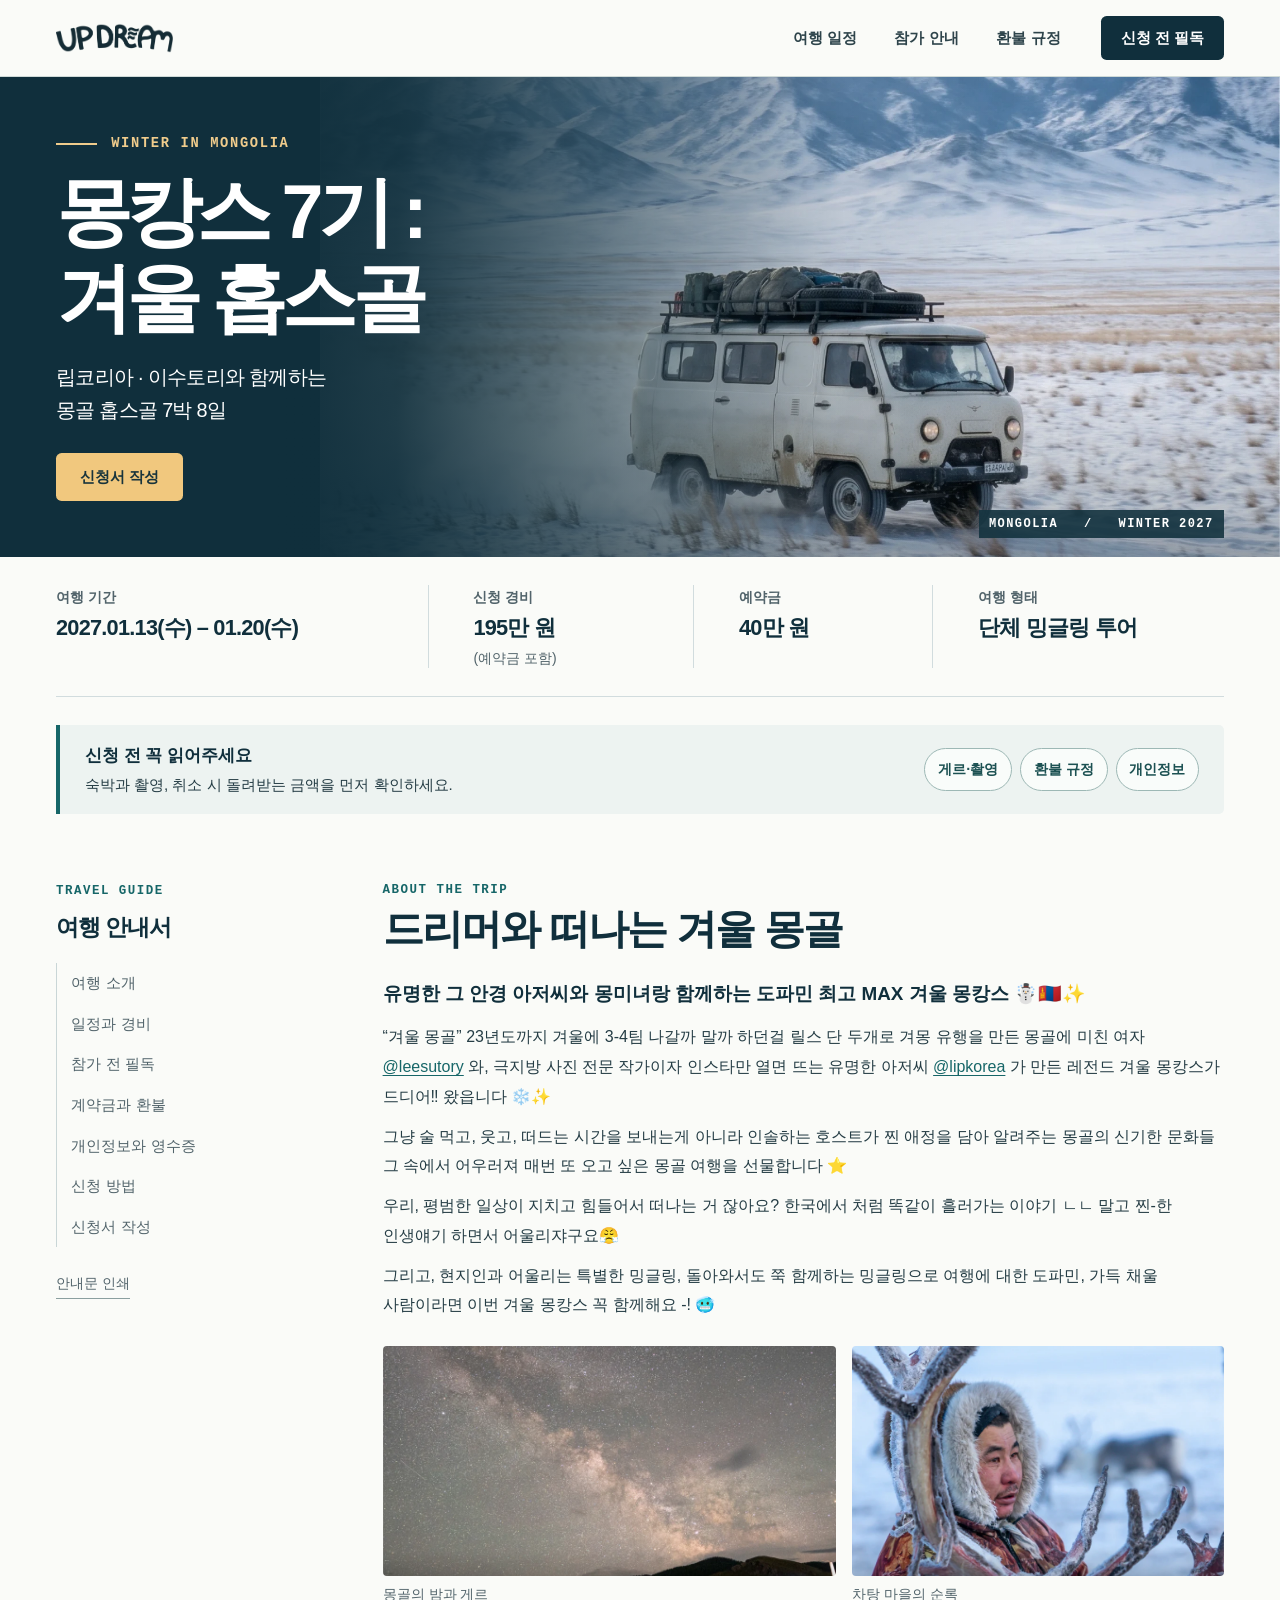
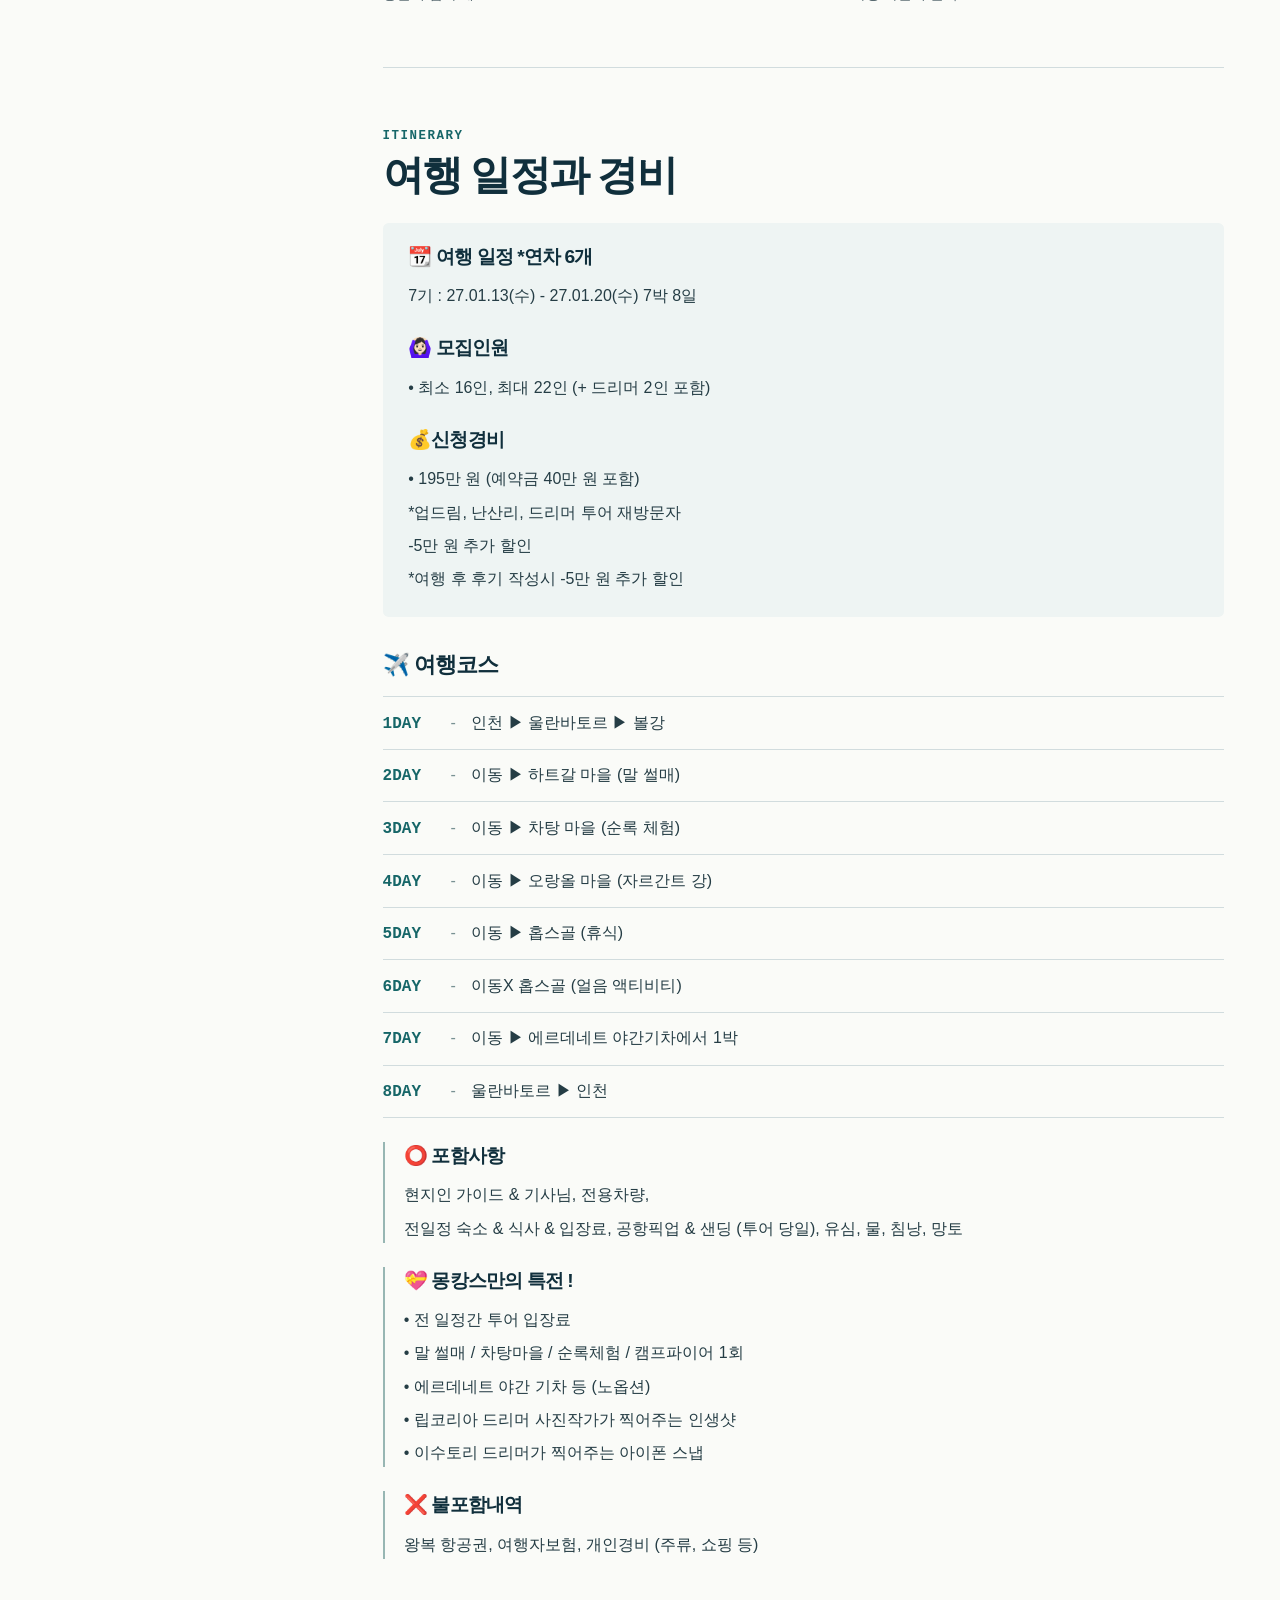
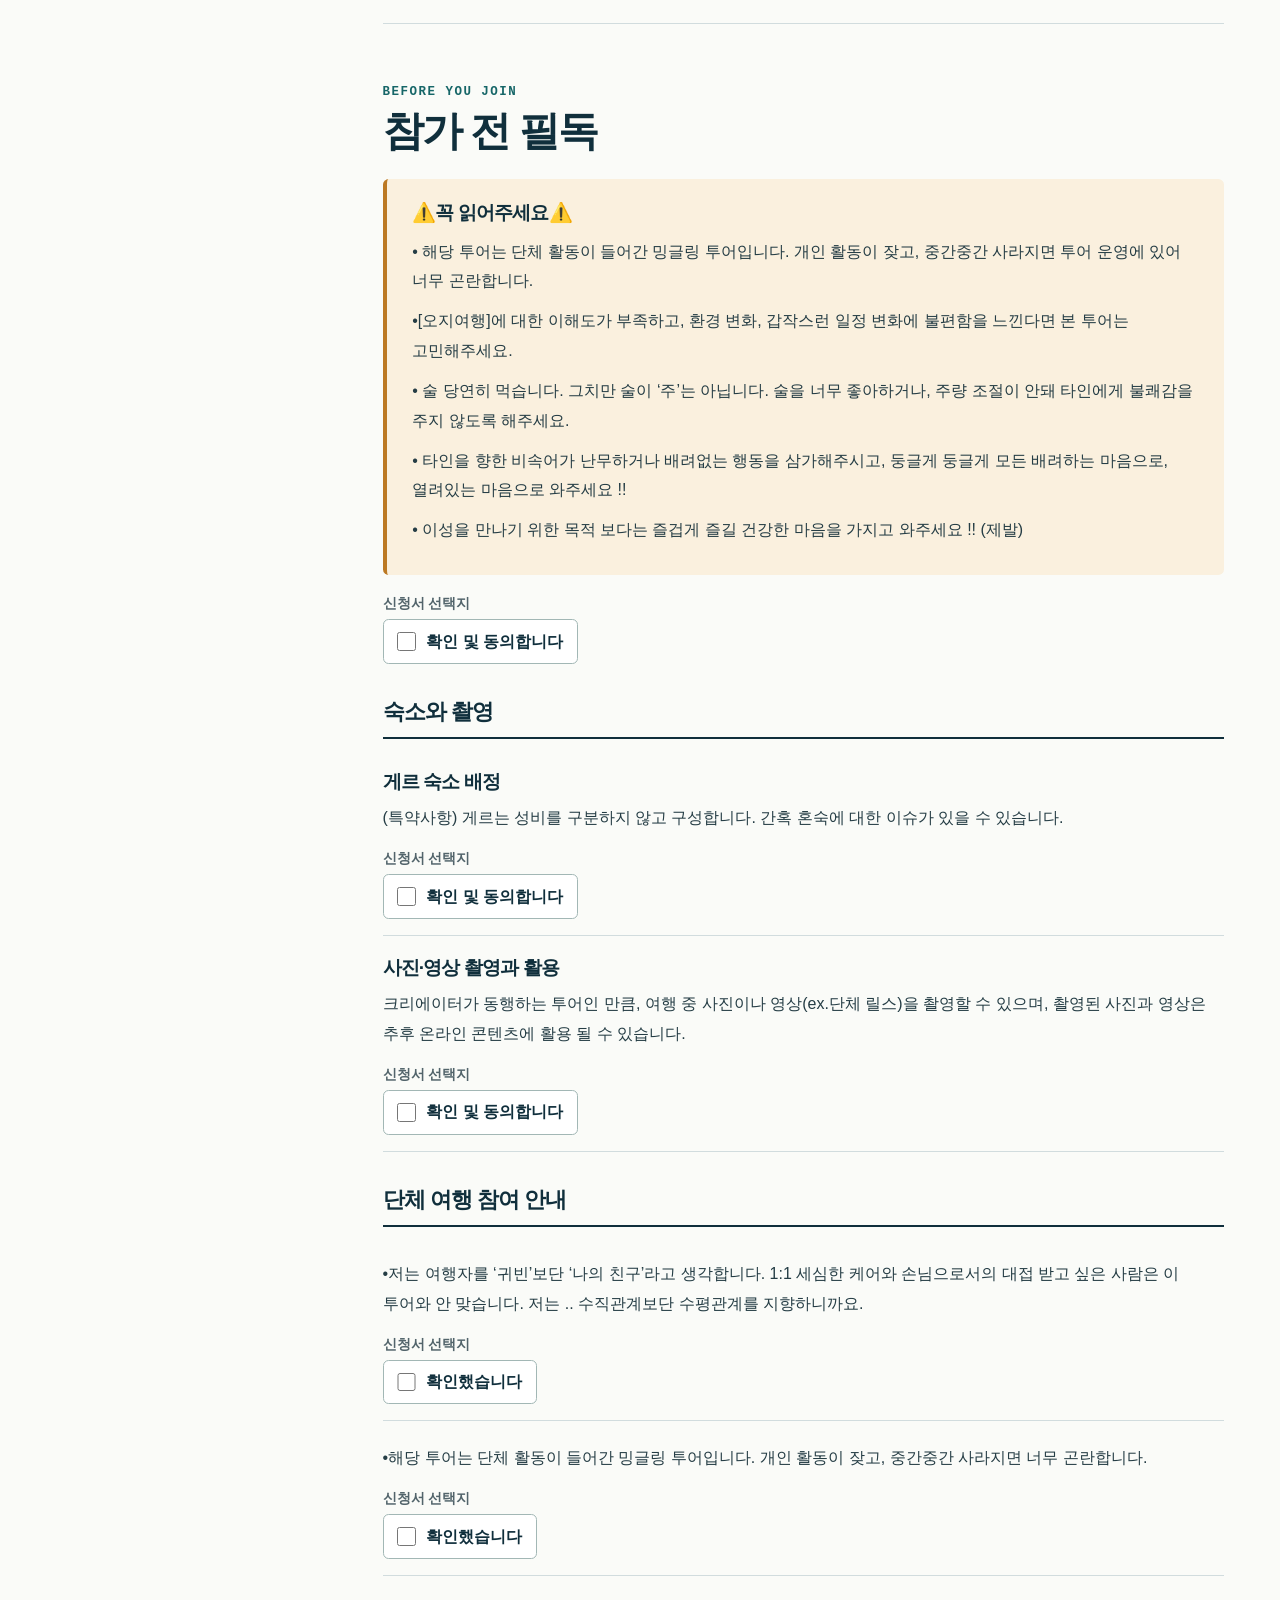
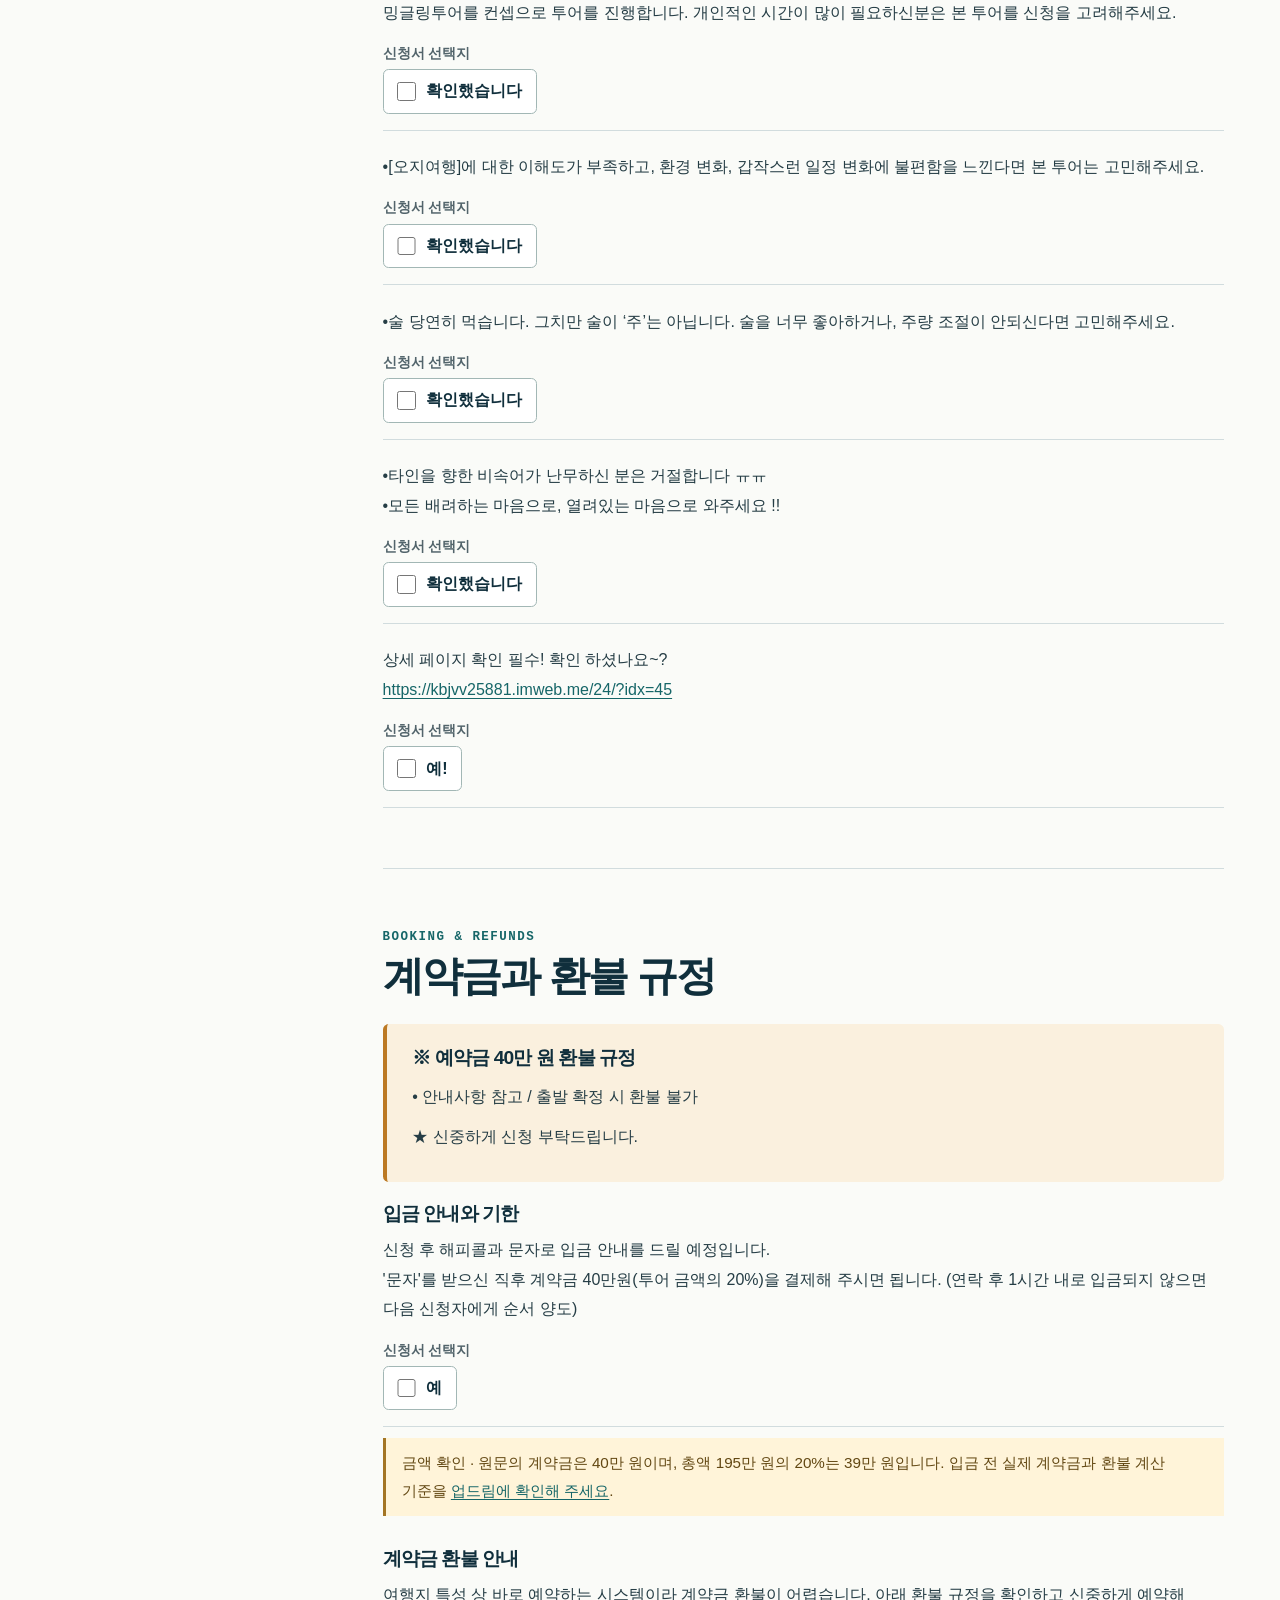
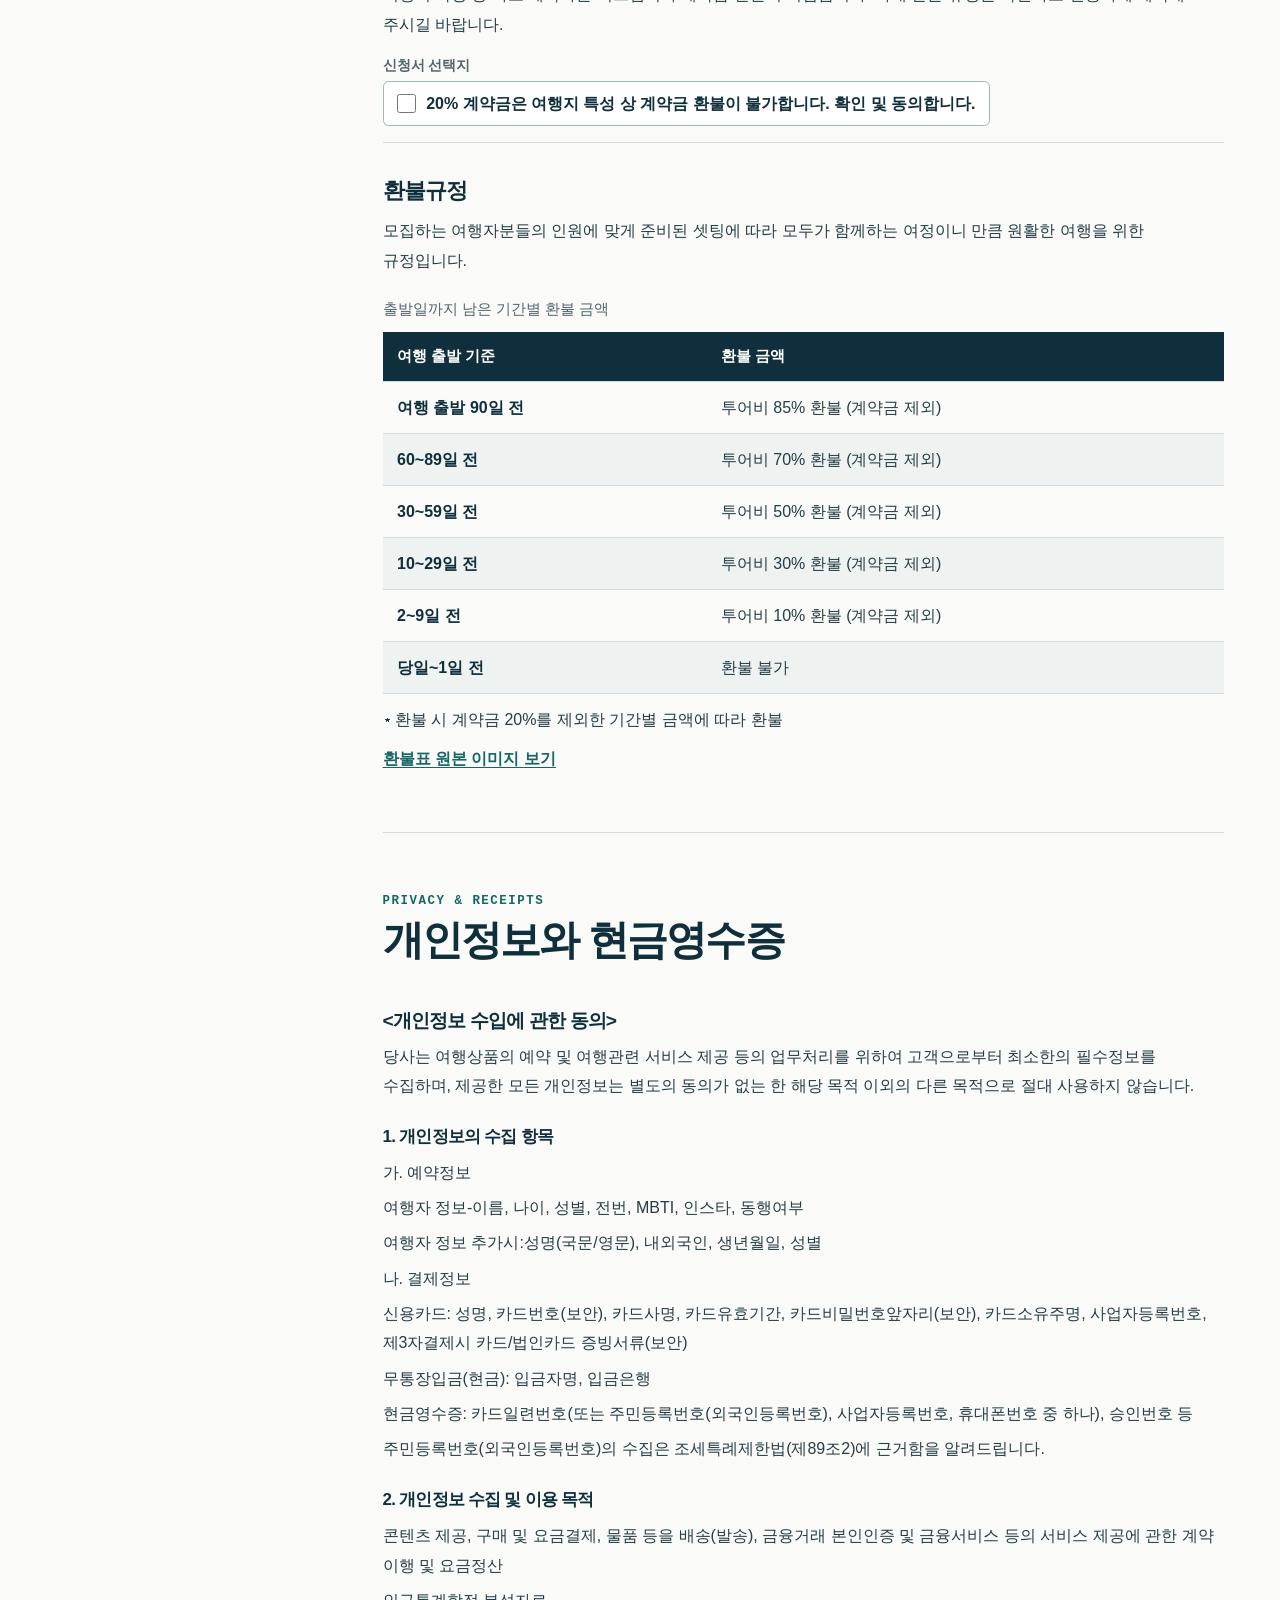
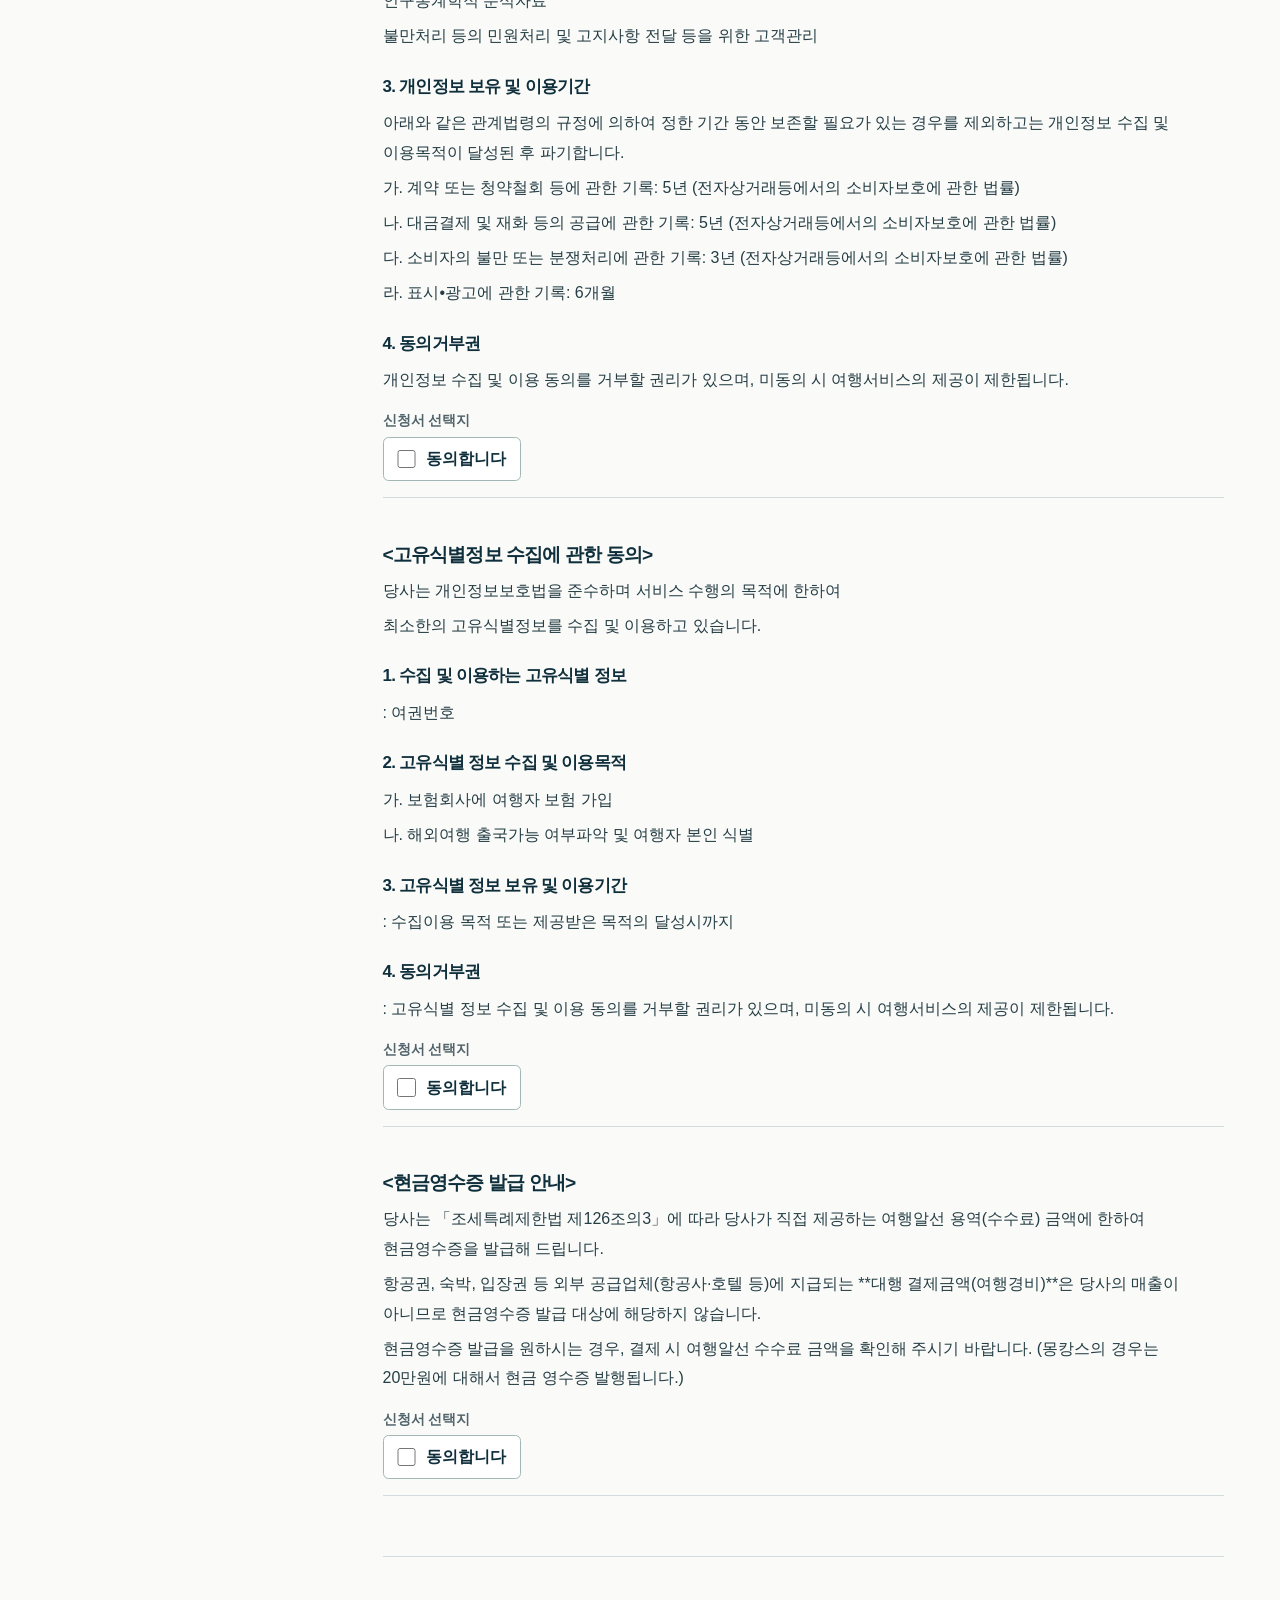
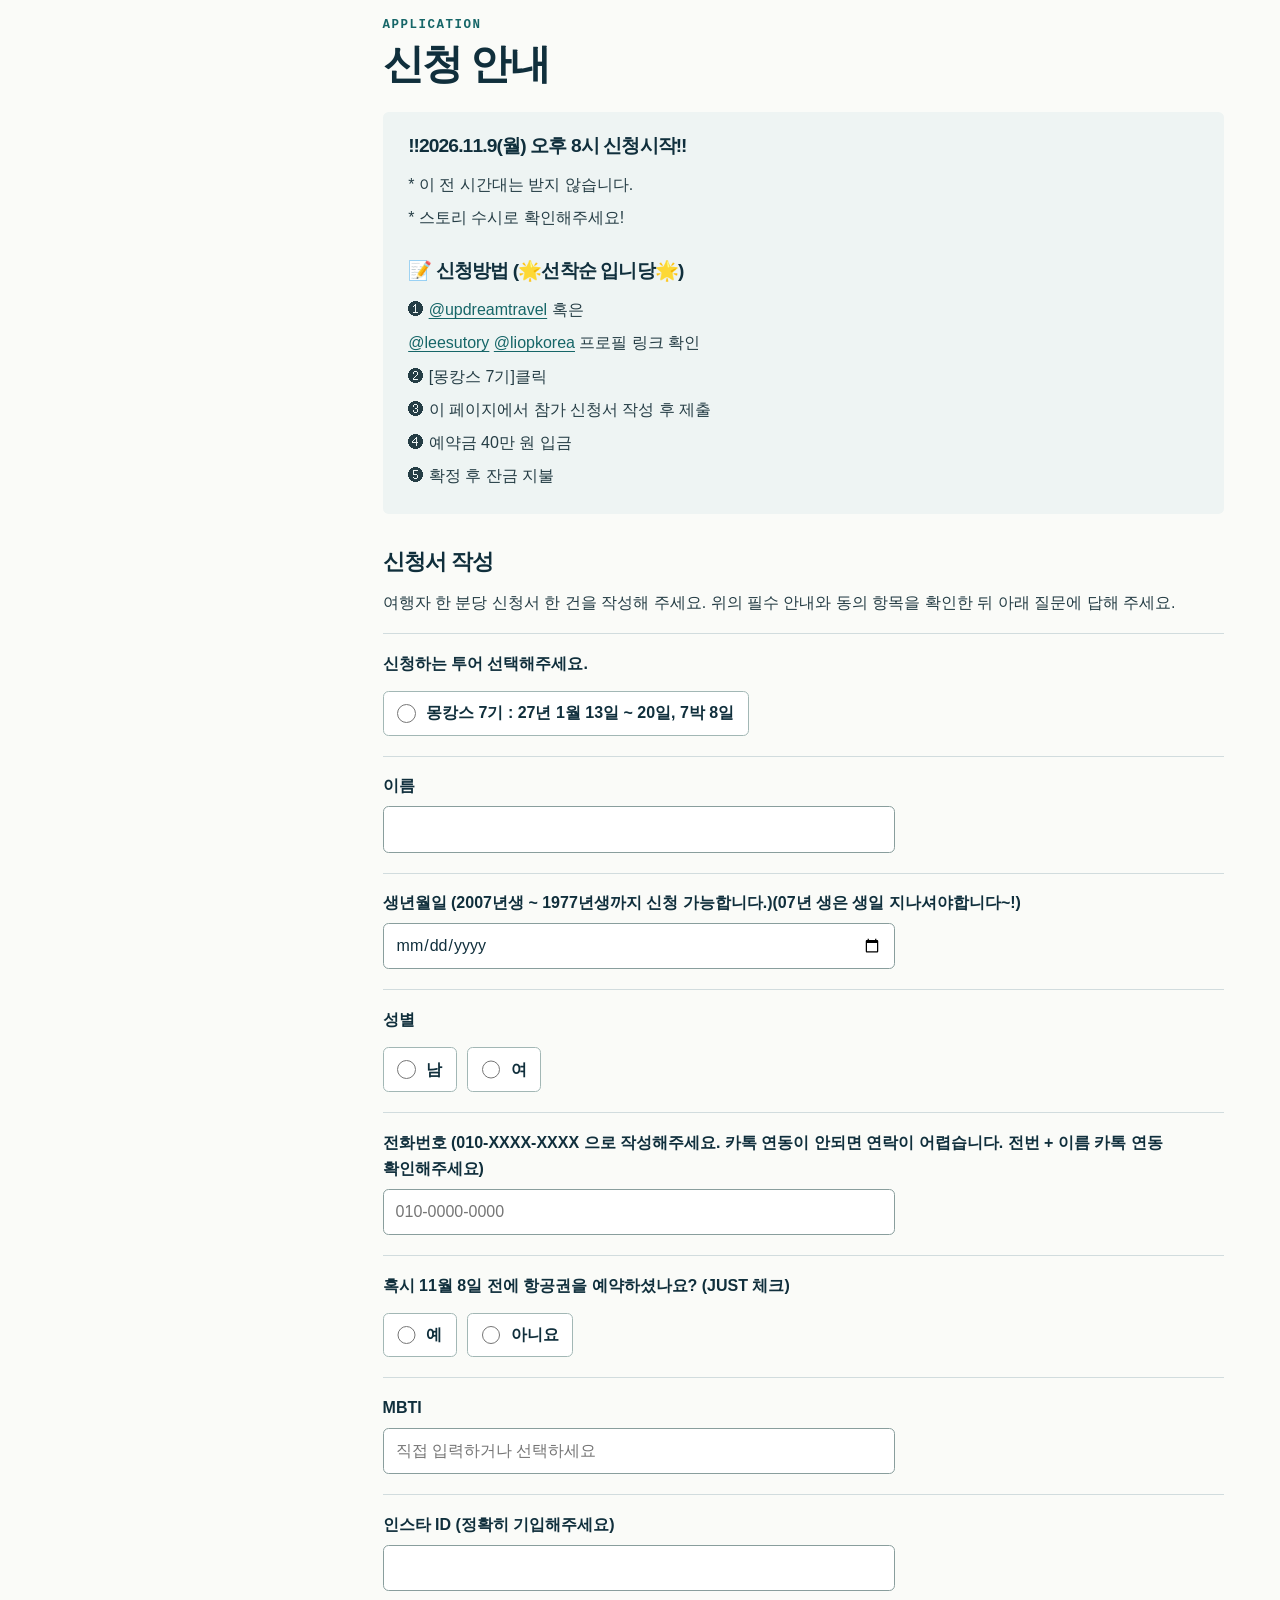
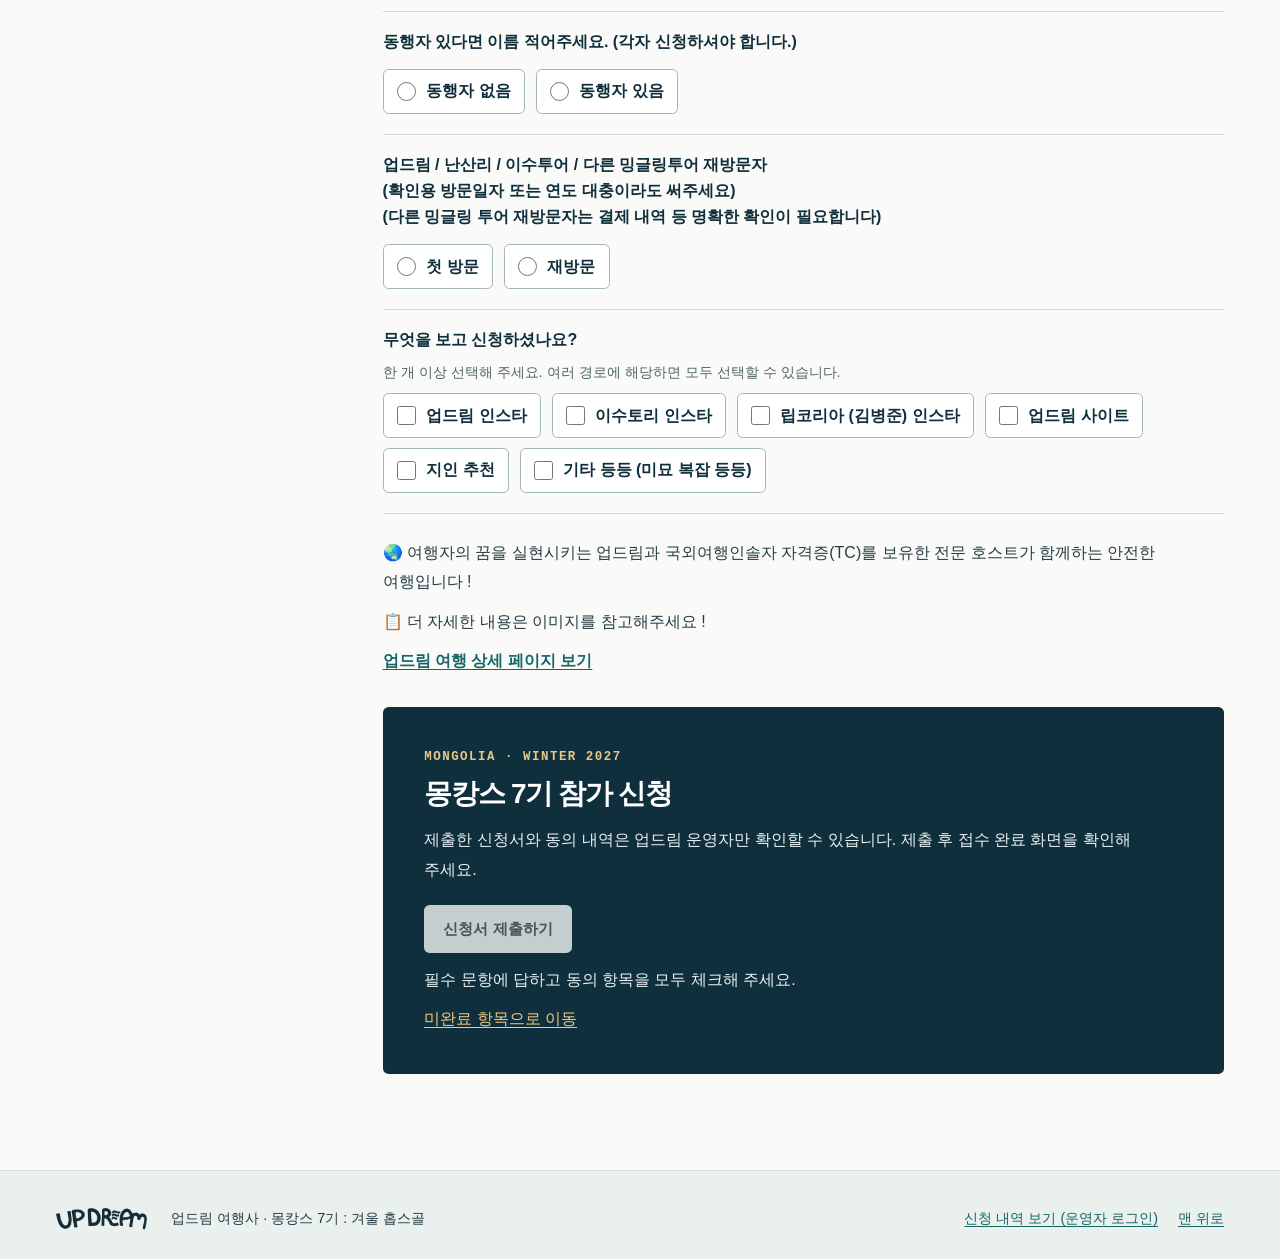
<file: index.html>
<!doctype html><html lang="ko"><head><meta charset="utf-8"><meta name="viewport" content="width=device-width,initial-scale=1"><meta name="referrer" content="strict-origin-when-cross-origin"><meta name="theme-color" content="#102f3c"><title>몽캉스 7기 : 겨울 홉스골 | 업드림</title><meta name="description" content="2027년 1월 겨울 몽골 홉스골로 떠나는 7박 8일. 여행 일정, 게르 숙박, 촬영, 예약금과 환불 규정을 읽고 신청하세요."><link rel="stylesheet" href="styles.css"></head><body id="top"><a class="skip" href="#content">본문 바로가기</a>
<header><div class="wrap header"><a class="brand" href="#top" aria-label="업드림 몽캉스 처음으로"><img src="assets/updream.png" width="125" height="32" alt="업드림"></a><nav aria-label="주 메뉴"><a href="#journey">여행 일정</a><a href="#guide">참가 안내</a><a href="#refund">환불 규정</a></nav><a class="head-cta" href="#guide">신청 전 필독</a></div></header>
<main id="content"><section class="hero" aria-labelledby="hero-title"><img class="hero-image" src="assets/steppe.webp" width="1668" height="1160" alt="눈 덮인 몽골의 산을 배경으로 초원을 달리는 푸르공"><div class="hero-shade"></div>
<div class="wrap hero-inner"><div class="hero-copy"><p class="kicker">WINTER IN MONGOLIA</p><h1 id="hero-title">몽캉스 7기 : <span class="hero-destination">겨울 홉스골</span></h1><p class="hero-desc">립코리아 · 이수토리와 함께하는 <br>몽골 홉스골 7박 8일</p><a class="hero-cta" href="#signup-fields">신청서 작성</a></div>
<p class="photo-label" lang="en">MONGOLIA &nbsp; / &nbsp; WINTER 2027</p></div></section>
<section class="facts wrap" aria-label="여행 요약"><div><span>여행 기간</span><strong>2027.01.13(수) – 01.20(수)</strong></div><div><span>신청 경비</span><strong>195만 원</strong><small>(예약금 포함)</small></div><div><span>예약금</span><strong>40만 원</strong></div><div><span>여행 형태</span><strong>단체 밍글링 투어</strong></div></section>
<div class="priority wrap"><div><b>신청 전 꼭 읽어주세요</b><span>숙박과 촬영, 취소 시 돌려받는 금액을 먼저 확인하세요.</span></div><div class="priority-links"><a href="#stay">게르·촬영</a><a href="#refund">환불 규정</a><a href="#privacy">개인정보</a></div></div>
<div class="wrap body-grid"><aside class="toc"><div><p class="eyebrow">TRAVEL GUIDE</p><p class="toc-title">여행 안내서</p><nav aria-label="본문 목차"><a href="#story">여행 소개</a><a href="#journey">일정과 경비</a><a href="#guide">참가 전 필독</a><a href="#refund">계약금과 환불</a><a href="#privacy">개인정보와 영수증</a><a href="#signup">신청 방법</a><a href="#signup-fields">신청서 작성</a></nav><button class="print" type="button" onclick="window.print()">안내문 인쇄</button></div></aside><div class="body-content"><section id="story"><div class="section-head"><p class="eyebrow">ABOUT THE TRIP</p><h2>드리머와 떠나는 겨울 몽골</h2></div><div class="story-lead"><p>유명한 그 안경 아저씨와
몽미녀랑 함께하는 도파민 최고 MAX 겨울 몽캉스 ☃️🇲🇳✨</p></div><p>“겨울 몽골” 23년도까지 겨울에 3-4팀 나갈까 말까 하던걸 
릴스 단 두개로 겨몽 유행을 만든 몽골에 미친 여자 <a href="https://www.instagram.com/leesutory/">@leesutory</a> 와, 
극지방 사진 전문 작가이자 인스타만 열면 뜨는 유명한 아저씨 <a href="https://www.instagram.com/lipkorea/">@lipkorea</a> 가 
만든 레전드 겨울 몽캉스가 드디어‼️ 왔읍니다 ❄️✨</p><p>그냥 술 먹고, 웃고, 떠드는 시간을 보내는게 아니라 
인솔하는 호스트가 찐 애정을 담아 알려주는 몽골의 신기한 문화들 
그 속에서 어우러져 매번 또 오고 싶은 몽골 여행을 선물합니다 ⭐️</p><p>우리, 평범한 일상이 지치고 힘들어서 떠나는 거 잖아요? 
한국에서 처럼 똑같이 흘러가는 이야기 ㄴㄴ 말고 찐-한 인생얘기 하면서 어울리쟈구요😤</p><p>그리고, 현지인과 어울리는 특별한 밍글링, 
돌아와서도 쭉 함께하는 밍글링으로 여행에 대한 도파민, 
가득 채울 사람이라면 이번 겨울 몽캉스 꼭 함께해요 -! 🥶</p><div class="gallery"><figure><img loading="lazy" src="assets/ger.webp" alt="밤하늘과 몽골의 게르"><figcaption>몽골의 밤과 게르</figcaption></figure><figure><img loading="lazy" src="assets/reindeer.webp" alt="눈 내린 차탕 마을의 순록과 현지인"><figcaption>차탕 마을의 순록</figcaption></figure></div></section><section id="journey"><div class="section-head"><p class="eyebrow">ITINERARY</p><h2>여행 일정과 경비</h2></div><div class="box"><h3>📆 여행 일정 *연차 6개</h3><p>7기 : 27.01.13(수) - 27.01.20(수) 7박 8일</p><h3>🙆🏻‍♀️ 모집인원</h3><p>• 최소 16인, 최대 22인 (+ 드리머 2인 포함)</p><h3>💰신청경비</h3><p>• 195만 원 (예약금 40만 원 포함)</p><p>*업드림, 난산리, 드리머 투어 재방문자</p><p>-5만 원 추가 할인</p><p>*여행 후 후기 작성시 -5만 원 추가 할인</p></div><h3 class="subhead">✈️ 여행코스</h3><ol class="route"><li><b>1DAY</b><span class="dash"> - </span><span>인천 ▶ 울란바토르 ▶ 볼강</span></li><li><b>2DAY</b><span class="dash"> - </span><span>이동 ▶ 하트갈 마을 (말 썰매)</span></li><li><b>3DAY</b><span class="dash"> - </span><span>이동 ▶ 차탕 마을 (순록 체험)</span></li><li><b>4DAY</b><span class="dash"> - </span><span>이동 ▶ 오랑올 마을 (자르간트 강)</span></li><li><b>5DAY</b><span class="dash"> - </span><span>이동 ▶ 홉스골 (휴식)</span></li><li><b>6DAY</b><span class="dash"> - </span><span>이동X 홉스골 (얼음 액티비티)</span></li><li><b>7DAY</b><span class="dash"> - </span><span>이동 ▶ 에르데네트 야간기차에서 1박</span></li><li><b>8DAY</b><span class="dash"> - </span><span>울란바토르 ▶ 인천</span></li></ol><div class="inclusions"><div><h3>⭕️ 포함사항</h3><p>현지인 가이드 &amp; 기사님, 전용차량, </p><p>전일정 숙소 &amp; 식사 &amp; 입장료, 공항픽업 &amp; 샌딩 (투어 당일), 유심, 물, 침낭, 망토</p></div><div><h3>💝 몽캉스만의 특전 !</h3><p>• 전 일정간 투어 입장료</p><p>• 말 썰매 / 차탕마을 / 순록체험 / 캠프파이어 1회</p><p>• 에르데네트 야간 기차 등 (노옵션)</p><p>• 립코리아 드리머 사진작가가 찍어주는 인생샷</p><p>• 이수토리 드리머가 찍어주는 아이폰 스냅</p></div><div><h3>❌ 불포함내역</h3><p>왕복 항공권, 여행자보험, 개인경비 (주류, 쇼핑 등)</p></div></div></section><section id="guide"><div class="section-head"><p class="eyebrow">BEFORE YOU JOIN</p><h2>참가 전 필독</h2></div><div class="attention" id="guide-copy"><h3>⚠️꼭 읽어주세요⚠️</h3><p>• 해당 투어는 단체 활동이 들어간 밍글링 투어입니다.
개인 활동이 잦고, 중간중간 사라지면 투어 운영에 있어 너무 곤란합니다.</p><p>•[오지여행]에 대한 이해도가 부족하고, 환경 변화, 
갑작스런 일정 변화에 불편함을 느낀다면 본 투어는 고민해주세요.</p><p>• 술 당연히 먹습니다. 그치만 술이 ‘주’는 아닙니다. 
술을 너무 좋아하거나, 주량 조절이 안돼 타인에게 불쾌감을 주지 않도록 해주세요.</p><p>• 타인을 향한 비속어가 난무하거나 배려없는 행동을 삼가해주시고, 
둥글게 둥글게 모든 배려하는 마음으로, 열려있는 마음으로 와주세요 !!</p><p>• 이성을 만나기 위한 목적 보다는 즐겁게 즐길 건강한 마음을 가지고 와주세요 !! (제발)</p></div>
<fieldset class="application-choice guide-choice">
  <legend>신청서 선택지</legend>
  <label class="choice-label" for="guide-consent">
    <input type="checkbox" id="guide-consent" form="application-handoff" name="guide" value="yes" aria-describedby="guide-copy" required>
    <span>확인 및 동의합니다</span>
  </label>
  <noscript>
    <p>이 안내의 확인 여부를 신청 응답과 함께 보내려면 브라우저의 자바스크립트를 켜 주세요.</p>
  </noscript>
</fieldset>
<div id="stay" class="group"><h3 class="group-title">숙소와 촬영</h3><div class="doc-item" data-question="11"><h3>게르 숙소 배정</h3><p id="clause-11">(특약사항) 게르는 성비를 구분하지 않고 구성합니다. 간혹 혼숙에 대한 이슈가 있을 수 있습니다.</p>
<fieldset class="application-choice">
  <legend>신청서 선택지</legend>
  <div class="choice-options">
    <label class="choice-label" for="answer-11">
      <input type="checkbox" id="answer-11" form="application-handoff" name="entry.934409909" value="확인 및 동의합니다" aria-describedby="clause-11" required>
      <span>확인 및 동의합니다</span>
    </label>
  </div>
</fieldset>
</div><div class="doc-item" data-question="12"><h3>사진·영상 촬영과 활용</h3><p id="clause-12">크리에이터가 동행하는 투어인 만큼, 여행 중 사진이나 영상(ex.단체 릴스)을 촬영할 수 있으며, 촬영된 사진과 영상은 추후 온라인 콘텐츠에 활용 될 수 있습니다.</p>
<fieldset class="application-choice">
  <legend>신청서 선택지</legend>
  <div class="choice-options">
    <label class="choice-label" for="answer-12">
      <input type="checkbox" id="answer-12" form="application-handoff" name="entry.434964258" value="확인 및 동의합니다" aria-describedby="clause-12" required>
      <span>확인 및 동의합니다</span>
    </label>
  </div>
</fieldset>
</div></div><div class="group"><h3 class="group-title">단체 여행 참여 안내</h3><div class="doc-item" data-question="13"><p id="clause-13">•저는 여행자를 ‘귀빈’보단 ‘나의 친구’라고 생각합니다. 1:1 세심한 케어와 손님으로서의 대접 받고 싶은 사람은 이 투어와 안 맞습니다. 저는 .. 수직관계보단 수평관계를 지향하니까요.</p>
<fieldset class="application-choice">
  <legend>신청서 선택지</legend>
  <div class="choice-options">
    <label class="choice-label" for="answer-13">
      <input type="checkbox" id="answer-13" form="application-handoff" name="entry.587739420" value="확인했습니다" aria-describedby="clause-13" required>
      <span>확인했습니다</span>
    </label>
  </div>
</fieldset>
</div><div class="doc-item" data-question="14"><p id="clause-14">•해당 투어는 단체 활동이 들어간 밍글링 투어입니다. 개인 활동이 잦고, 중간중간 사라지면 너무 곤란합니다.</p>
<fieldset class="application-choice">
  <legend>신청서 선택지</legend>
  <div class="choice-options">
    <label class="choice-label" for="answer-14">
      <input type="checkbox" id="answer-14" form="application-handoff" name="entry.726351966" value="확인했습니다" aria-describedby="clause-14" required>
      <span>확인했습니다</span>
    </label>
  </div>
</fieldset>
</div><div class="doc-item" data-question="15"><p id="clause-15">밍글링투어를 컨셉으로 투어를 진행합니다. 개인적인 시간이 많이 필요하신분은 본 투어를 신청을 고려해주세요.</p>
<fieldset class="application-choice">
  <legend>신청서 선택지</legend>
  <div class="choice-options">
    <label class="choice-label" for="answer-15">
      <input type="checkbox" id="answer-15" form="application-handoff" name="entry.500399594" value="확인했습니다" aria-describedby="clause-15" required>
      <span>확인했습니다</span>
    </label>
  </div>
</fieldset>
</div><div class="doc-item" data-question="16"><p id="clause-16">•[오지여행]에 대한 이해도가 부족하고, 환경 변화, 갑작스런 일정 변화에 불편함을 느낀다면 본 투어는 고민해주세요.</p>
<fieldset class="application-choice">
  <legend>신청서 선택지</legend>
  <div class="choice-options">
    <label class="choice-label" for="answer-16">
      <input type="checkbox" id="answer-16" form="application-handoff" name="entry.627083553" value="확인했습니다" aria-describedby="clause-16" required>
      <span>확인했습니다</span>
    </label>
  </div>
</fieldset>
</div><div class="doc-item" data-question="17"><p id="clause-17">•술 당연히 먹습니다. 그치만 술이 ‘주’는 아닙니다. 술을 너무 좋아하거나, 주량 조절이 안되신다면 고민해주세요.</p>
<fieldset class="application-choice">
  <legend>신청서 선택지</legend>
  <div class="choice-options">
    <label class="choice-label" for="answer-17">
      <input type="checkbox" id="answer-17" form="application-handoff" name="entry.966611256" value="확인했습니다" aria-describedby="clause-17" required>
      <span>확인했습니다</span>
    </label>
  </div>
</fieldset>
</div><div class="doc-item" data-question="18"><p id="clause-18">•타인을 향한 비속어가 난무하신 분은 거절합니다 ㅠㅠ
•모든 배려하는 마음으로, 열려있는 마음으로 와주세요 !!</p>
<fieldset class="application-choice">
  <legend>신청서 선택지</legend>
  <div class="choice-options">
    <label class="choice-label" for="answer-18">
      <input type="checkbox" id="answer-18" form="application-handoff" name="entry.723800245" value="확인했습니다" aria-describedby="clause-18" required>
      <span>확인했습니다</span>
    </label>
  </div>
</fieldset>
</div><div class="doc-item" data-question="19"><p id="clause-19">상세 페이지 확인 필수! 확인 하셨나요~?
<a href="https://kbjvv25881.imweb.me/24/?idx=45">https://kbjvv25881.imweb.me/24/?idx=45</a></p>
<fieldset class="application-choice">
  <legend>신청서 선택지</legend>
  <div class="choice-options">
    <label class="choice-label" for="answer-19">
      <input type="checkbox" id="answer-19" form="application-handoff" name="entry.1706296548" value="예!" aria-describedby="clause-19" required>
      <span>예!</span>
    </label>
  </div>
</fieldset>
</div></div></section><section id="refund"><div class="section-head"><p class="eyebrow">BOOKING & REFUNDS</p><h2>계약금과 환불 규정</h2></div><div class="attention"><h3>※ 예약금 40만 원 환불 규정</h3><p>• 안내사항 참고 / 출발 확정 시 환불 불가</p><p>★ 신중하게 신청 부탁드립니다.</p></div><div class="doc-item" data-question="20"><h3>입금 안내와 기한</h3><p id="clause-20">신청 후 해피콜과 문자로 입금 안내를 드릴 예정입니다.
'문자'를 받으신 직후 계약금 40만원(투어 금액의 20%)을 결제해 주시면 됩니다. (연락 후 1시간 내로 입금되지 않으면 다음 신청자에게 순서 양도)</p>
<fieldset class="application-choice">
  <legend>신청서 선택지</legend>
  <div class="choice-options">
    <label class="choice-label" for="answer-20">
      <input type="checkbox" id="answer-20" form="application-handoff" name="entry.450003449" value="예" aria-describedby="clause-20" required>
      <span>예</span>
    </label>
  </div>
</fieldset>
</div><p class="note">금액 확인 · 원문의 계약금은 40만 원이며, 총액 195만 원의 20%는 39만 원입니다. 입금 전 실제 계약금과 환불 계산 기준을 <a href="tel:01064201317">업드림에 확인해 주세요</a>.</p><div class="doc-item" data-question="24"><h3>계약금 환불 안내</h3><p id="clause-24">여행지 특성 상 바로 예약하는 시스템이라 계약금 환불이 어렵습니다. 아래 환불 규정을 확인하고 신중하게 예약해 주시길 바랍니다.</p>
<fieldset class="application-choice">
  <legend>신청서 선택지</legend>
  <div class="choice-options">
    <label class="choice-label" for="answer-24">
      <input type="checkbox" id="answer-24" form="application-handoff" name="entry.935833889" value="20% 계약금은 여행지 특성 상 계약금 환불이 불가합니다. 확인 및 동의합니다." aria-describedby="clause-24" required>
      <span>20% 계약금은 여행지 특성 상 계약금 환불이 불가합니다. 확인 및 동의합니다.</span>
    </label>
  </div>
</fieldset>
</div><h3 class="subhead">환불규정</h3><p>모집하는 여행자분들의 인원에 맞게 준비된 셋팅에 따라 모두가 함께하는 여정이니 만큼 원활한 여행을 위한 규정입니다.</p><table><caption>출발일까지 남은 기간별 환불 금액</caption><thead><tr><th scope="col">여행 출발 기준</th><th scope="col">환불 금액</th></tr></thead><tbody><tr><th scope="row">여행 출발 90일 전</th><td>투어비 85% 환불 (계약금 제외)</td></tr><tr><th scope="row">60~89일 전</th><td>투어비 70% 환불 (계약금 제외)</td></tr><tr><th scope="row">30~59일 전</th><td>투어비 50% 환불 (계약금 제외)</td></tr><tr><th scope="row">10~29일 전</th><td>투어비 30% 환불 (계약금 제외)</td></tr><tr><th scope="row">2~9일 전</th><td>투어비 10% 환불 (계약금 제외)</td></tr><tr><th scope="row">당일~1일 전</th><td>환불 불가</td></tr></tbody></table><p>⋆ 환불 시 계약금 20%를 제외한 기간별 금액에 따라 환불</p><a class="textlink" href="assets/refund-original.jpg">환불표 원본 이미지 보기</a></section><section id="privacy"><div class="section-head"><p class="eyebrow">PRIVACY & RECEIPTS</p><h2>개인정보와 현금영수증</h2></div><div class="doc-item" data-question="21"><h3 id="clause-21">&lt;개인정보 수입에 관한 동의&gt;</h3><p>당사는 여행상품의 예약 및 여행관련 서비스 제공 등의 업무처리를 위하여 고객으로부터 최소한의 필수정보를 수집하며, 제공한 모든 개인정보는 별도의 동의가 없는 한 해당 목적 이외의 다른 목적으로 절대 사용하지 않습니다.</p><h4>1. 개인정보의 수집 항목</h4><p>가. 예약정보</p><p>여행자 정보-이름, 나이, 성별, 전번, MBTI, 인스타, 동행여부 </p><p>여행자 정보 추가시:성명(국문/영문), 내외국인, 생년월일, 성별</p><p>나. 결제정보</p><p>신용카드: 성명, 카드번호(보안), 카드사명, 카드유효기간, 카드비밀번호앞자리(보안), 카드소유주명, 사업자등록번호, 제3자결제시 카드/법인카드 증빙서류(보안)</p><p>무통장입금(현금): 입금자명, 입금은행</p><p>현금영수증: 카드일련번호(또는 주민등록번호(외국인등록번호), 사업자등록번호, 휴대폰번호 중 하나), 승인번호 등</p><p>주민등록번호(외국인등록번호)의 수집은 조세특례제한법(제89조2)에 근거함을 알려드립니다.</p><h4>2. 개인정보 수집 및 이용 목적</h4><p>콘텐츠 제공, 구매 및 요금결제, 물품 등을 배송(발송), 금융거래 본인인증 및 금융서비스 등의 서비스 제공에 관한 계약 이행 및 요금정산</p><p>인구통계학적 분석자료</p><p>불만처리 등의 민원처리 및 고지사항 전달 등을 위한 고객관리</p><h4>3. 개인정보 보유 및 이용기간</h4><p>아래와 같은 관계법령의 규정에 의하여 정한 기간 동안 보존할 필요가 있는 경우를 제외하고는 개인정보 수집 및 이용목적이 달성된 후 파기합니다.</p><p>가. 계약 또는 청약철회 등에 관한 기록: 5년 (전자상거래등에서의 소비자보호에 관한 법률)</p><p>나. 대금결제 및 재화 등의 공급에 관한 기록: 5년 (전자상거래등에서의 소비자보호에 관한 법률)</p><p>다. 소비자의 불만 또는 분쟁처리에 관한 기록: 3년 (전자상거래등에서의 소비자보호에 관한 법률)</p><p>라. 표시•광고에 관한 기록: 6개월</p><h4>4. 동의거부권</h4><p>개인정보 수집 및 이용 동의를 거부할 권리가 있으며, 미동의 시 여행서비스의 제공이 제한됩니다.</p>
<fieldset class="application-choice">
  <legend>신청서 선택지</legend>
  <div class="choice-options">
    <label class="choice-label" for="answer-21">
      <input type="checkbox" id="answer-21" form="application-handoff" name="entry.651505261" value="동의합니다" aria-describedby="clause-21" required>
      <span>동의합니다</span>
    </label>
  </div>
</fieldset>
</div><div class="doc-item" data-question="22"><h3 id="clause-22">&lt;고유식별정보 수집에 관한 동의&gt;</h3><p>당사는 개인정보보호법을 준수하며 서비스 수행의 목적에 한하여</p><p> 최소한의 고유식별정보를 수집 및 이용하고 있습니다.</p><h4>1. 수집 및 이용하는 고유식별 정보</h4><p>: 여권번호</p><h4>2. 고유식별 정보 수집 및 이용목적</h4><p>가. 보험회사에 여행자 보험 가입</p><p>나. 해외여행 출국가능 여부파악 및 여행자 본인 식별</p><h4>3. 고유식별 정보 보유 및 이용기간</h4><p>: 수집이용 목적 또는 제공받은 목적의 달성시까지</p><h4>4. 동의거부권</h4><p>: 고유식별 정보 수집 및 이용 동의를 거부할 권리가 있으며, 미동의 시 여행서비스의 제공이 제한됩니다.</p>
<fieldset class="application-choice">
  <legend>신청서 선택지</legend>
  <div class="choice-options">
    <label class="choice-label" for="answer-22">
      <input type="checkbox" id="answer-22" form="application-handoff" name="entry.2033316155" value="동의합니다" aria-describedby="clause-22" required>
      <span>동의합니다</span>
    </label>
  </div>
</fieldset>
</div><div class="doc-item" data-question="23"><h3 id="clause-23">&lt;현금영수증 발급 안내&gt;</h3><p>당사는 「조세특례제한법 제126조의3」에 따라 당사가 직접 제공하는 여행알선 용역(수수료) 금액에 한하여 현금영수증을 발급해 드립니다.</p><p>항공권, 숙박, 입장권 등 외부 공급업체(항공사·호텔 등)에 지급되는 **대행 결제금액(여행경비)**은 당사의 매출이 아니므로 현금영수증 발급 대상에 해당하지 않습니다.</p><p>현금영수증 발급을 원하시는 경우, 결제 시 여행알선 수수료 금액을 확인해 주시기 바랍니다. (몽캉스의 경우는 20만원에 대해서 현금 영수증 발행됩니다.)</p>
<fieldset class="application-choice">
  <legend>신청서 선택지</legend>
  <div class="choice-options">
    <label class="choice-label" for="answer-23">
      <input type="checkbox" id="answer-23" form="application-handoff" name="entry.1814274679" value="동의합니다" aria-describedby="clause-23" required>
      <span>동의합니다</span>
    </label>
  </div>
</fieldset>
</div></section><section id="signup"><div class="section-head"><p class="eyebrow">APPLICATION</p><h2>신청 안내</h2></div><div class="box"><h3>‼️2026.11.9(월) 오후 8시 신청시작‼️</h3><p>* 이 전 시간대는 받지 않습니다.</p><p>* 스토리 수시로 확인해주세요!</p><h3>📝 신청방법 (🌟선착순 입니당🌟)</h3><p>❶ <a href="https://www.instagram.com/updreamtravel/">@updreamtravel</a> 혹은</p><p><a href="https://www.instagram.com/leesutory/">@leesutory</a> <a href="https://www.instagram.com/liopkorea/">@liopkorea</a> 프로필 링크 확인</p><p>❷ [몽캉스 7기]클릭</p><p>❸ 이 페이지에서 참가 신청서 작성 후 제출</p><p>❹ 예약금 40만 원 입금</p><p>❺ 확정 후 잔금 지불</p></div><h3 class="subhead" id="signup-fields">신청서 작성</h3>
<p>여행자 한 분당 신청서 한 건을 작성해 주세요. 위의 필수 안내와 동의 항목을 확인한 뒤 아래 질문에 답해 주세요.</p>
<div class="field-list">
<fieldset class="survey-field" data-question="1">
  <legend>신청하는 투어 선택해주세요.</legend>
  <div class="choice-options">
    <label for="answer-1-1" class="choice-label">
      <input id="answer-1-1" type="radio" name="entry.1112325301" value="몽캉스 7기 : 27년 1월 13일 ~ 20일, 7박 8일" form="application-handoff" required>
      <span>몽캉스 7기 : 27년 1월 13일 ~ 20일, 7박 8일</span>
    </label>
  </div>
</fieldset>
<div class="survey-field" data-question="2">
  <label for="answer-2">이름</label>
  <input class="survey-input" type="text" id="answer-2" maxlength="150" name="entry.604849054" form="application-handoff" required autocomplete="name">
</div>
<div class="survey-field" data-question="3">
  <label for="answer-3">생년월일 (2007년생 ~ 1977년생까지 신청 가능합니다.)(07년 생은 생일 지나셔야합니다~!)</label>
  <input class="survey-input" type="date" id="answer-3" min="1977-01-01" max="2007-12-31" name="entry.817041516" form="application-handoff" required autocomplete="bday">
</div>
<fieldset class="survey-field" data-question="4">
  <legend>성별</legend>
  <div class="choice-options">
    <label for="answer-4-1" class="choice-label">
      <input id="answer-4-1" type="radio" name="entry.69074065" value="남" form="application-handoff" required>
      <span>남</span>
    </label>
    <label for="answer-4-2" class="choice-label">
      <input id="answer-4-2" type="radio" name="entry.69074065" value="여" form="application-handoff" required>
      <span>여</span>
    </label>
  </div>
</fieldset>
<div class="survey-field" data-question="5">
  <label for="answer-5">전화번호 (010-XXXX-XXXX 으로 작성해주세요. 카톡 연동이 안되면 연락이 어렵습니다. 전번 + 이름 카톡 연동 확인해주세요)</label>
  <input class="survey-input" type="tel" id="answer-5" pattern="(?:010[ \-]?[0-9]{4}[ \-]?[0-9]{4}|\+82[ \-]?10[ \-]?[0-9]{4}[ \-]?[0-9]{4})" title="010-1234-5678 형식으로 입력해 주세요." name="entry.3274608" form="application-handoff" required autocomplete="tel" placeholder="010-0000-0000">
</div>
<fieldset class="survey-field" data-question="6">
  <legend>혹시 11월 8일 전에 항공권을 예약하셨나요? (JUST 체크)</legend>
  <div class="choice-options">
    <label for="answer-6-1" class="choice-label">
      <input id="answer-6-1" type="radio" name="entry.1067585811" value="예" form="application-handoff" required>
      <span>예</span>
    </label>
    <label for="answer-6-2" class="choice-label">
      <input id="answer-6-2" type="radio" name="entry.1067585811" value="아니요" form="application-handoff" required>
      <span>아니요</span>
    </label>
  </div>
</fieldset>
<div class="survey-field" data-question="7">
  <label for="answer-7">MBTI</label>
  <input class="survey-input" type="text" id="answer-7" maxlength="100" name="entry.1924447070" form="application-handoff" required list="mbti-options" placeholder="직접 입력하거나 선택하세요" spellcheck="false">
  <datalist id="mbti-options">
    <option value="ESTJ"></option>
    <option value="ESTP"></option>
    <option value="ESFJ"></option>
    <option value="ESFP"></option>
    <option value="ENTJ"></option>
    <option value="ENTP"></option>
    <option value="ENFJ"></option>
    <option value="ENFP"></option>
    <option value="ISTJ"></option>
    <option value="ISTP"></option>
    <option value="ISFJ"></option>
    <option value="ISFP"></option>
    <option value="INTJ"></option>
    <option value="INTP"></option>
    <option value="INFJ"></option>
    <option value="INFP"></option>
    <option value="모름"></option>
  </datalist>
</div>
<div class="survey-field" data-question="8">
  <label for="answer-8">인스타 ID (정확히 기입해주세요)</label>
  <input class="survey-input" type="text" id="answer-8" maxlength="150" name="entry.744635493" form="application-handoff" required autocapitalize="none" spellcheck="false">
</div>
<fieldset class="survey-field" data-question="9">
  <legend>동행자 있다면 이름 적어주세요. (각자 신청하셔야 합니다.)</legend>
  <div class="choice-options">
    <label for="answer-9-1" class="choice-label">
      <input id="answer-9-1" type="radio" name="companion-status" value="none" form="application-handoff" required>
      <span>동행자 없음</span>
    </label>
    <label for="answer-9-2" class="choice-label">
      <input id="answer-9-2" type="radio" name="companion-status" value="with" form="application-handoff" required>
      <span>동행자 있음</span>
    </label>
  </div>
  <div class="detail-field" data-detail-for="companion-status" hidden>
    <label for="companion-detail">동행자 이름</label>
    <input type="text" id="companion-detail" maxlength="1000" class="survey-input" name="entry.195624935" form="application-handoff" disabled>
  </div>
</fieldset>
<fieldset class="survey-field" data-question="10">
  <legend>업드림 / 난산리 / 이수투어 / 다른 밍글링투어 재방문자
(확인용 방문일자 또는 연도 대충이라도 써주세요)
(다른 밍글링 투어 재방문자는 결제 내역 등 명확한 확인이 필요합니다)</legend>
  <div class="choice-options">
    <label for="answer-10-1" class="choice-label">
      <input id="answer-10-1" type="radio" name="return-status" value="none" form="application-handoff" required>
      <span>첫 방문</span>
    </label>
    <label for="answer-10-2" class="choice-label">
      <input id="answer-10-2" type="radio" name="return-status" value="with" form="application-handoff" required>
      <span>재방문</span>
    </label>
  </div>
  <div class="detail-field" data-detail-for="return-status" hidden>
    <label for="return-detail">이전에 참여한 투어와 방문일 또는 연도</label>
    <input type="text" id="return-detail" maxlength="1000" class="survey-input" name="entry.1430566721" form="application-handoff" disabled>
  </div>
</fieldset>
<fieldset class="survey-field" data-question="25" aria-describedby="referral-help">
  <legend>무엇을 보고 신청하셨나요?</legend>
  <p id="referral-help" class="field-help">한 개 이상 선택해 주세요. 여러 경로에 해당하면 모두 선택할 수 있습니다.</p>
  <div class="choice-options">
    <label for="answer-25-1" class="choice-label">
      <input id="answer-25-1" type="checkbox" name="entry.212359428" value="업드림 인스타" form="application-handoff">
      <span>업드림 인스타</span>
    </label>
    <label for="answer-25-2" class="choice-label">
      <input id="answer-25-2" type="checkbox" name="entry.212359428" value="이수토리 인스타" form="application-handoff">
      <span>이수토리 인스타</span>
    </label>
    <label for="answer-25-3" class="choice-label">
      <input id="answer-25-3" type="checkbox" name="entry.212359428" value="립코리아 (김병준) 인스타" form="application-handoff">
      <span>립코리아 (김병준) 인스타</span>
    </label>
    <label for="answer-25-4" class="choice-label">
      <input id="answer-25-4" type="checkbox" name="entry.212359428" value="업드림 사이트" form="application-handoff">
      <span>업드림 사이트</span>
    </label>
    <label for="answer-25-5" class="choice-label">
      <input id="answer-25-5" type="checkbox" name="entry.212359428" value="지인 추천" form="application-handoff">
      <span>지인 추천</span>
    </label>
    <label for="answer-25-6" class="choice-label">
      <input id="answer-25-6" type="checkbox" name="entry.212359428" value="기타 등등 (미묘 복잡 등등)" form="application-handoff">
      <span>기타 등등 (미묘 복잡 등등)</span>
    </label>
  </div>
</fieldset>
</div>
<p>🌏 여행자의 꿈을 실현시키는 업드림과 국외여행인솔자 자격증(TC)를 보유한 전문 호스트가 함께하는 안전한 여행입니다 !</p><p>📋 더 자세한 내용은 이미지를 참고해주세요 !</p><a class="textlink" href="https://kbjvv25881.imweb.me/24/?idx=45">업드림 여행 상세 페이지 보기</a><div class="apply-panel">
  <p class="eyebrow">MONGOLIA · WINTER 2027</p>
  <h3>몽캉스 7기 참가 신청</h3>
  <p>제출한 신청서와 동의 내역은 업드림 운영자만 확인할 수 있습니다. 제출 후 접수 완료 화면을 확인해 주세요.</p>
  <form id="application-handoff" action="https://mongcance-winter-seven.upperguide8.chatgpt.site/api/applications" method="post">
    <input type="hidden" name="noticeVersion" value="mongcance7-2026-11-19-v1">
    <input type="hidden" name="applicationId">
    <button class="primary" type="submit" aria-describedby="survey-status" disabled>신청서 제출하기</button>
    <p id="survey-status" role="status"></p>
    <a id="missing-field-link" href="#guide-consent" hidden>미완료 항목으로 이동</a>
    <noscript><p>신청서를 제출하려면 브라우저의 자바스크립트를 켜 주세요.</p></noscript>
  </form>
</div></section></div></div></main><footer><div class="wrap footer"><a class="brand" href="#top" aria-label="업드림 몽캉스 처음으로"><img src="assets/updream.png" width="125" height="32" alt="업드림"></a><span>업드림 여행사 · 몽캉스 7기 : 겨울 홉스골</span>
  <nav aria-label="하단 메뉴">
    <a href="./admin/">신청 내역 보기 (운영자 로그인)</a>
    <a href="#top">맨 위로</a>
  </nav>
</div></footer><script src="navigation.js"></script><script src="consent.js?v=2" defer></script></body></html>
</file>
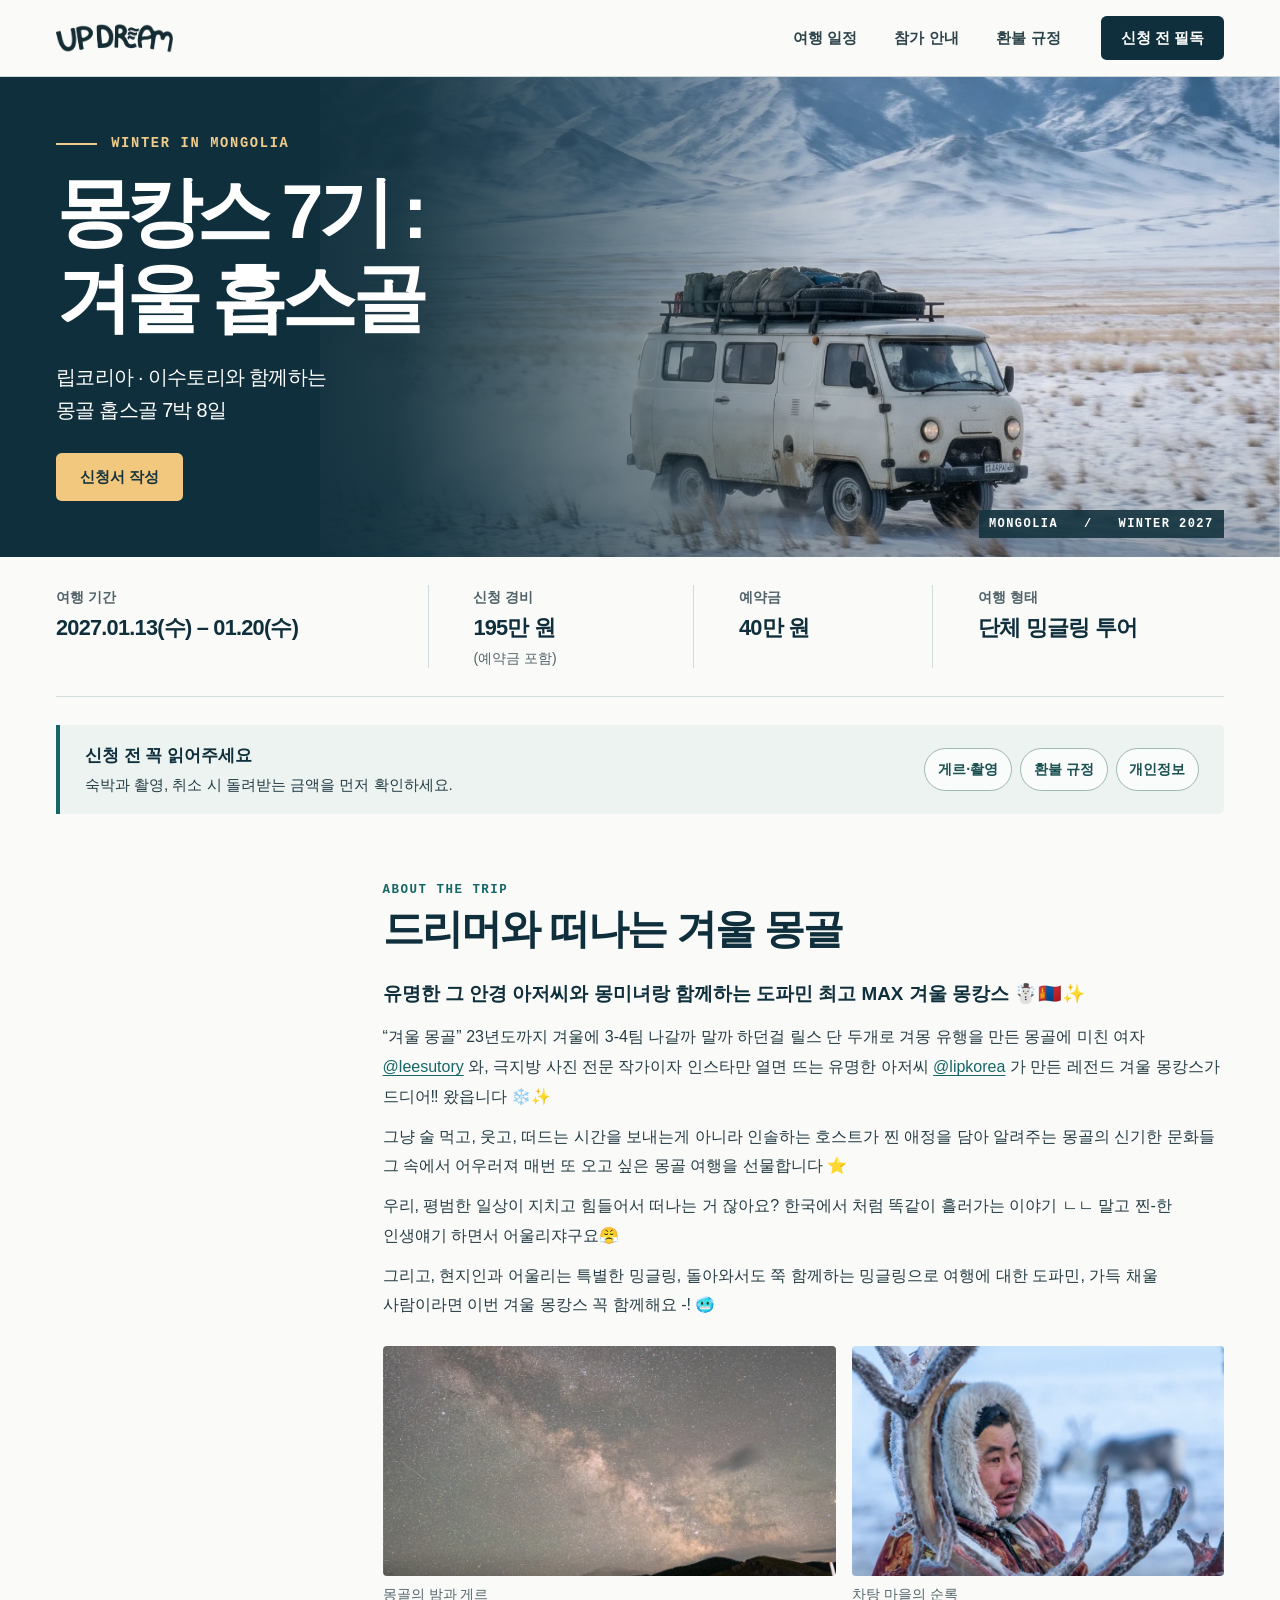
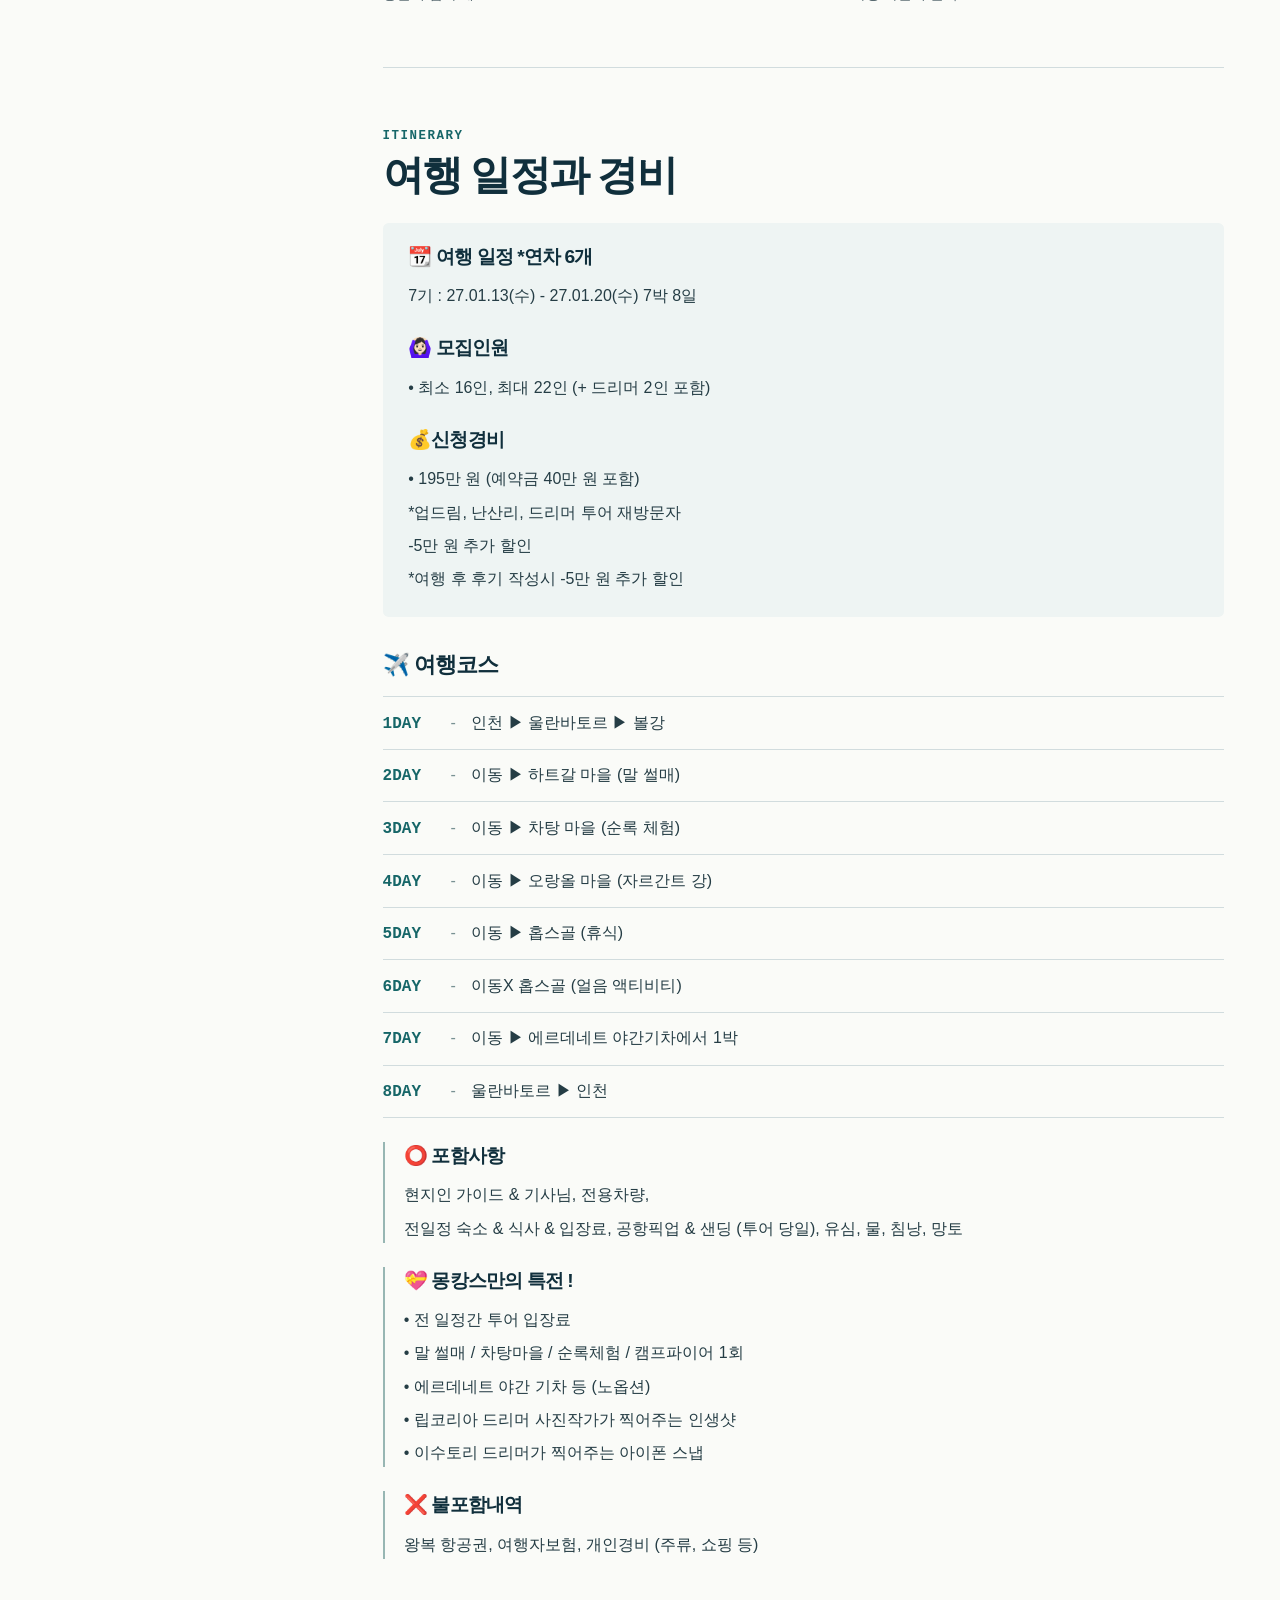
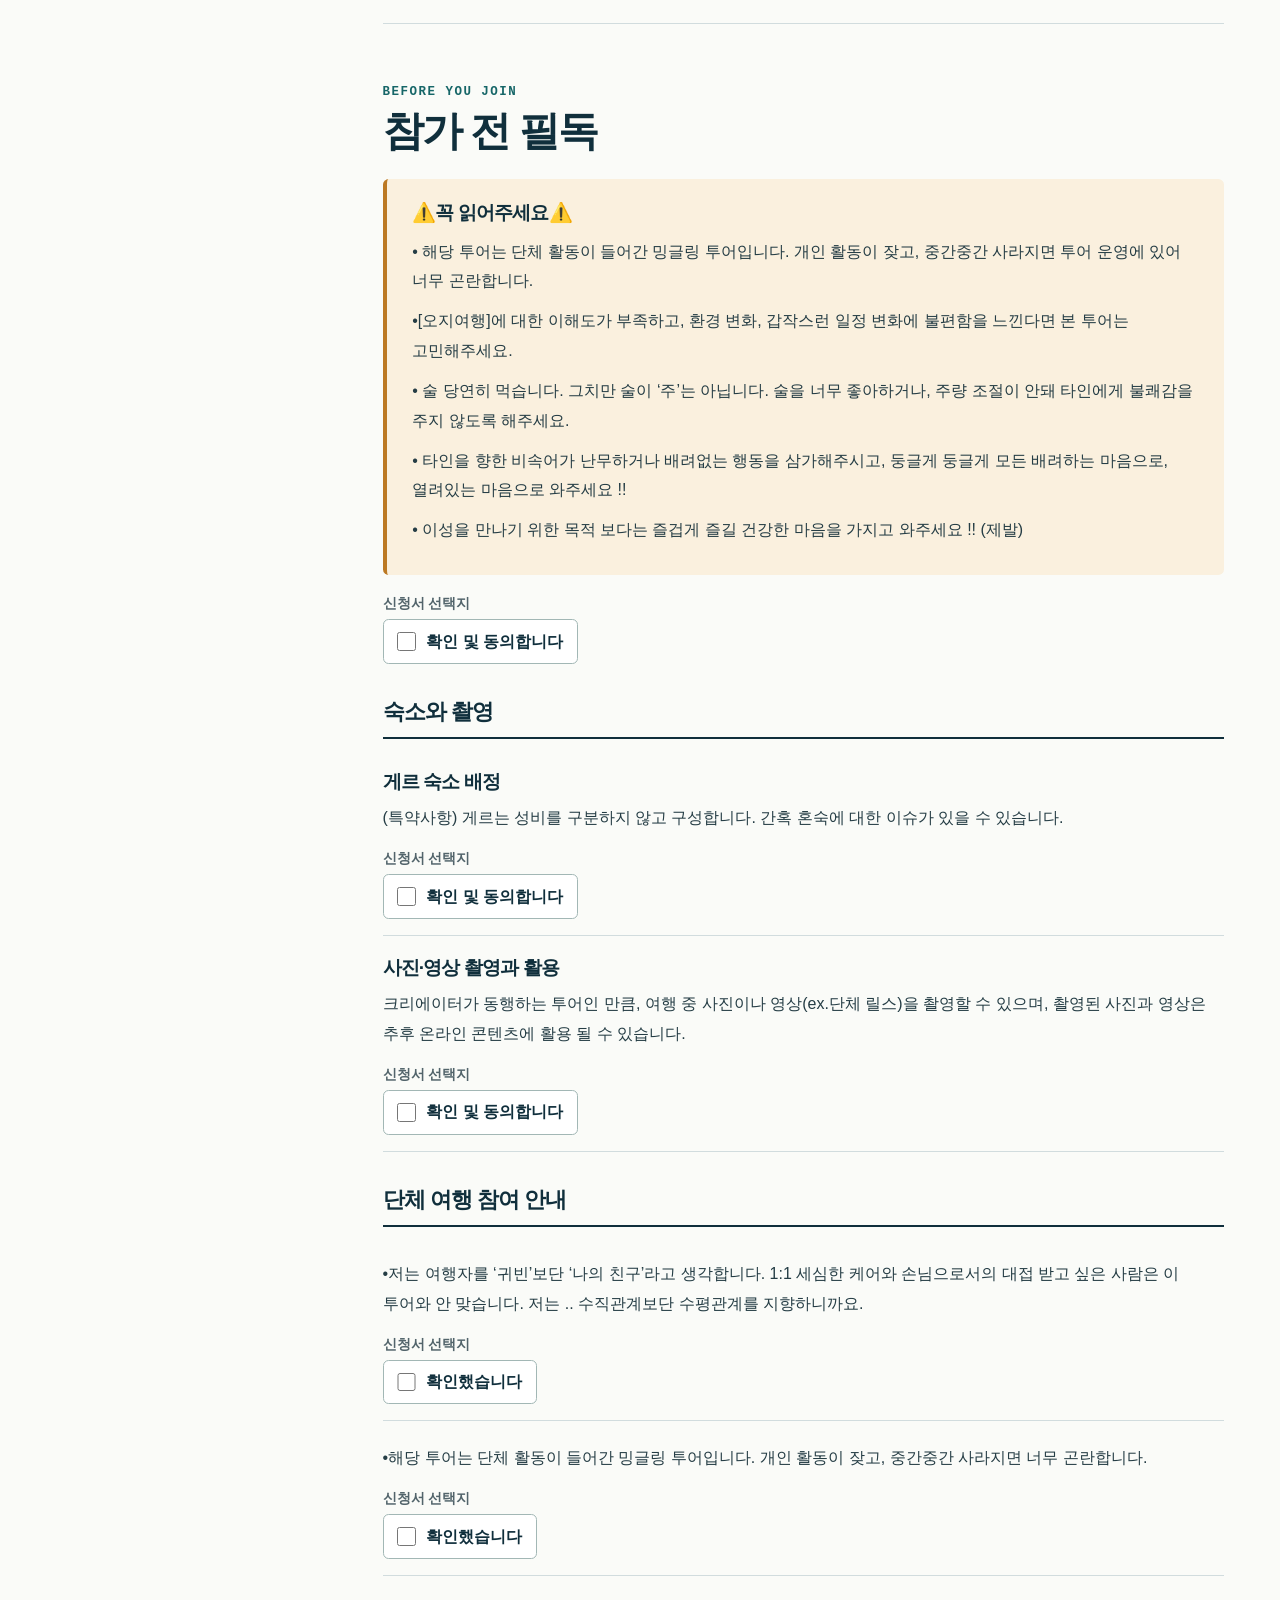
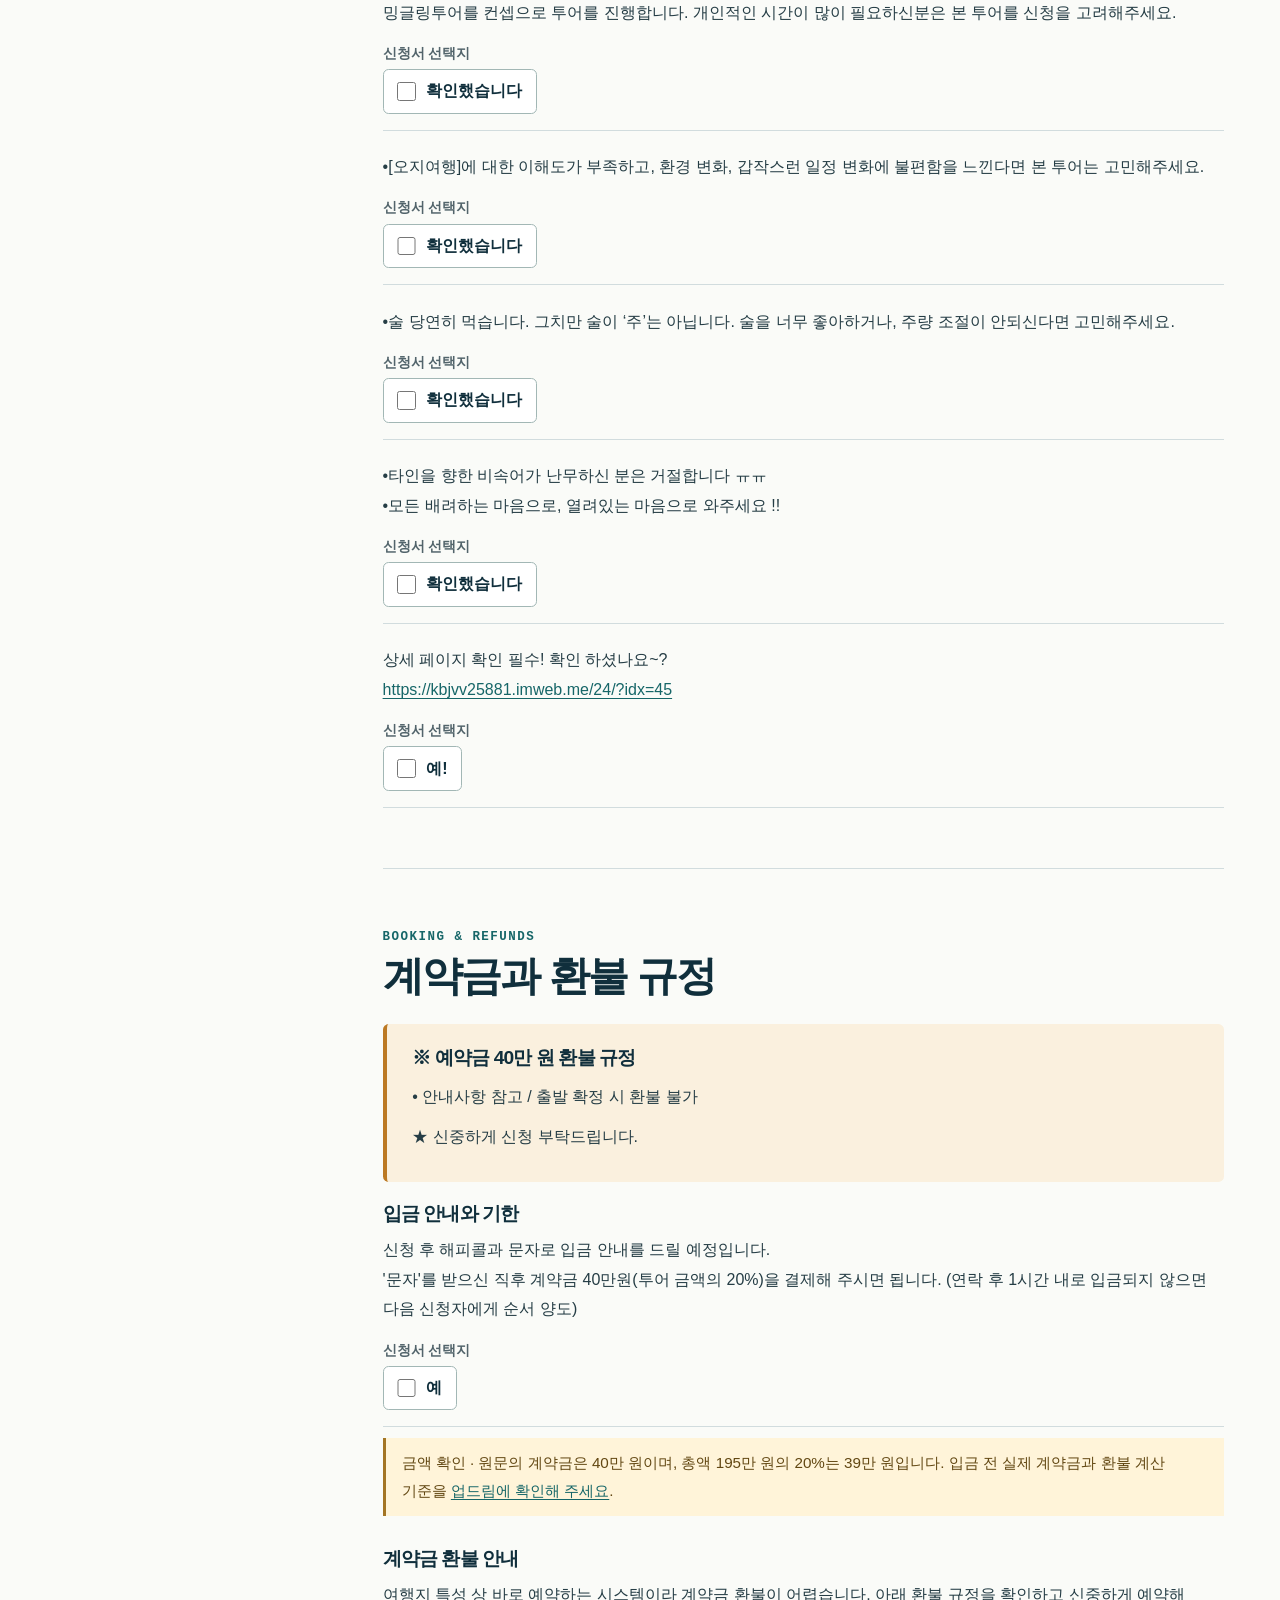
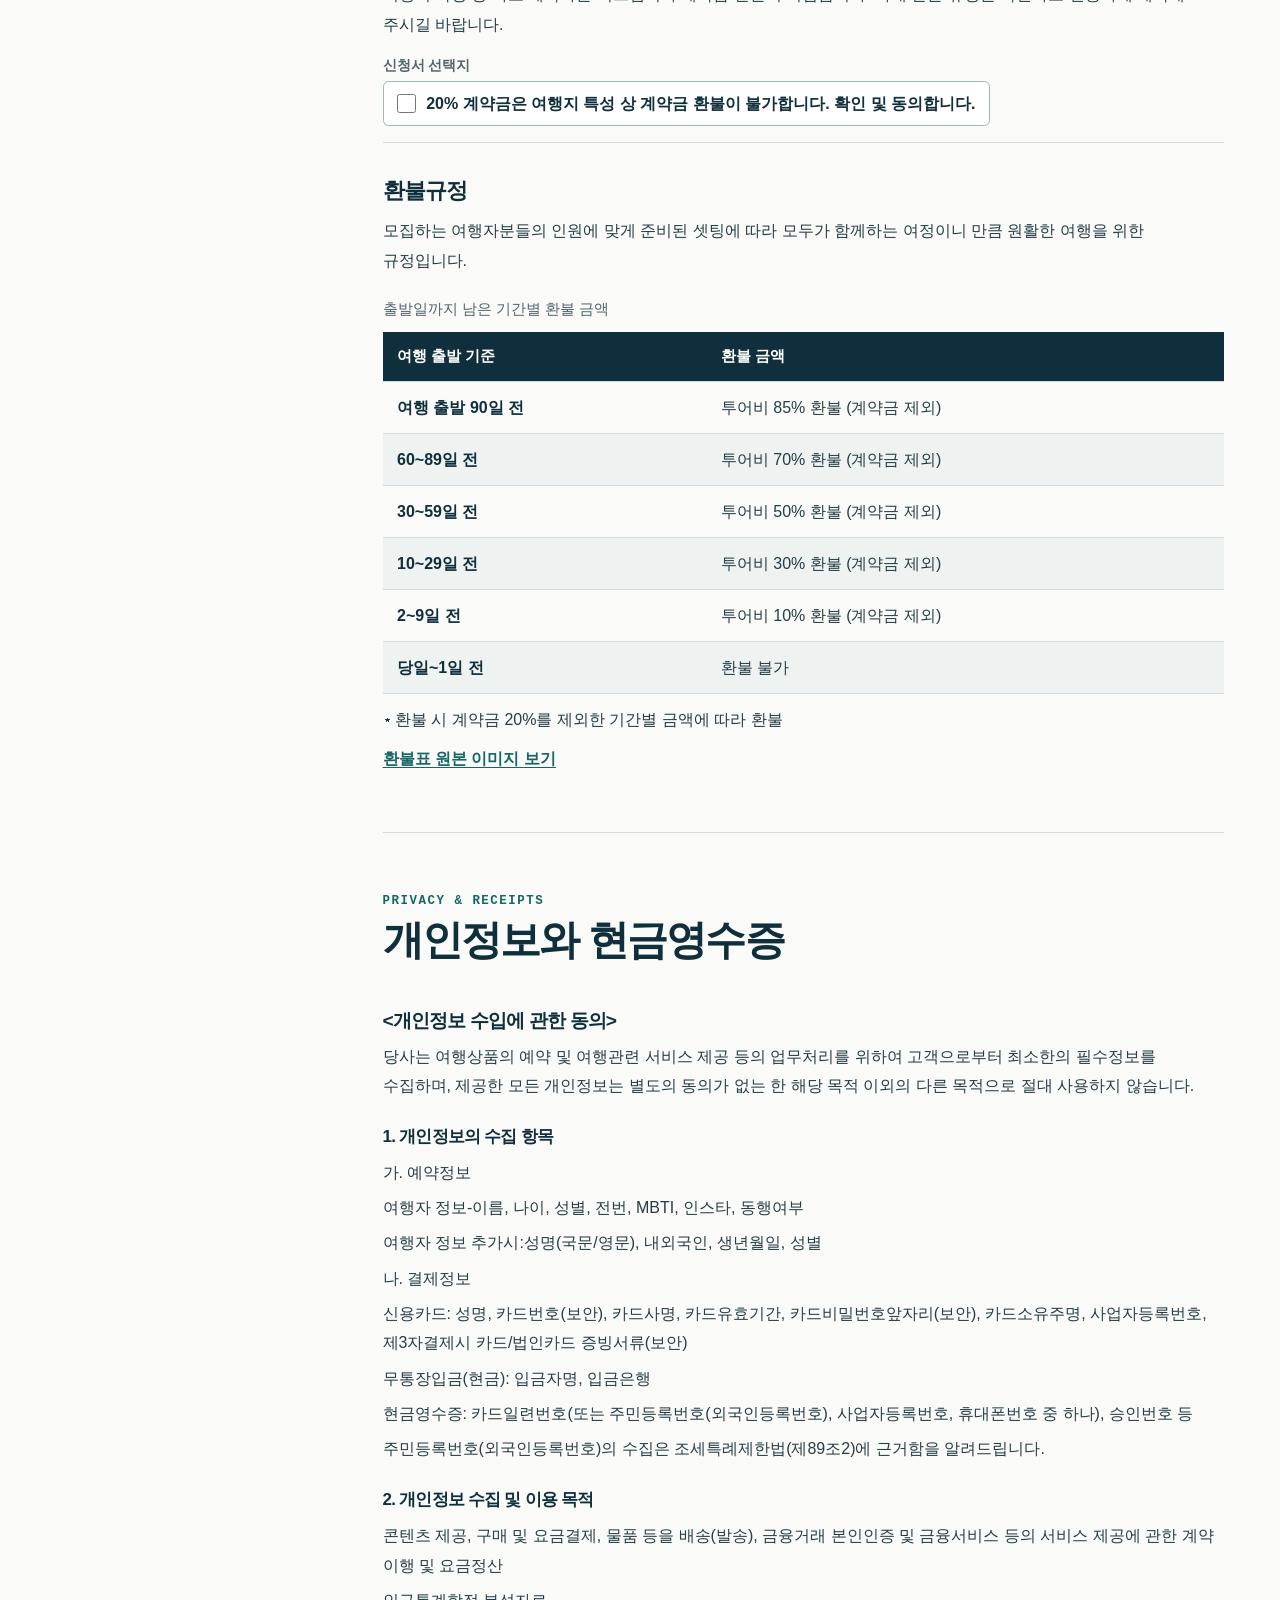
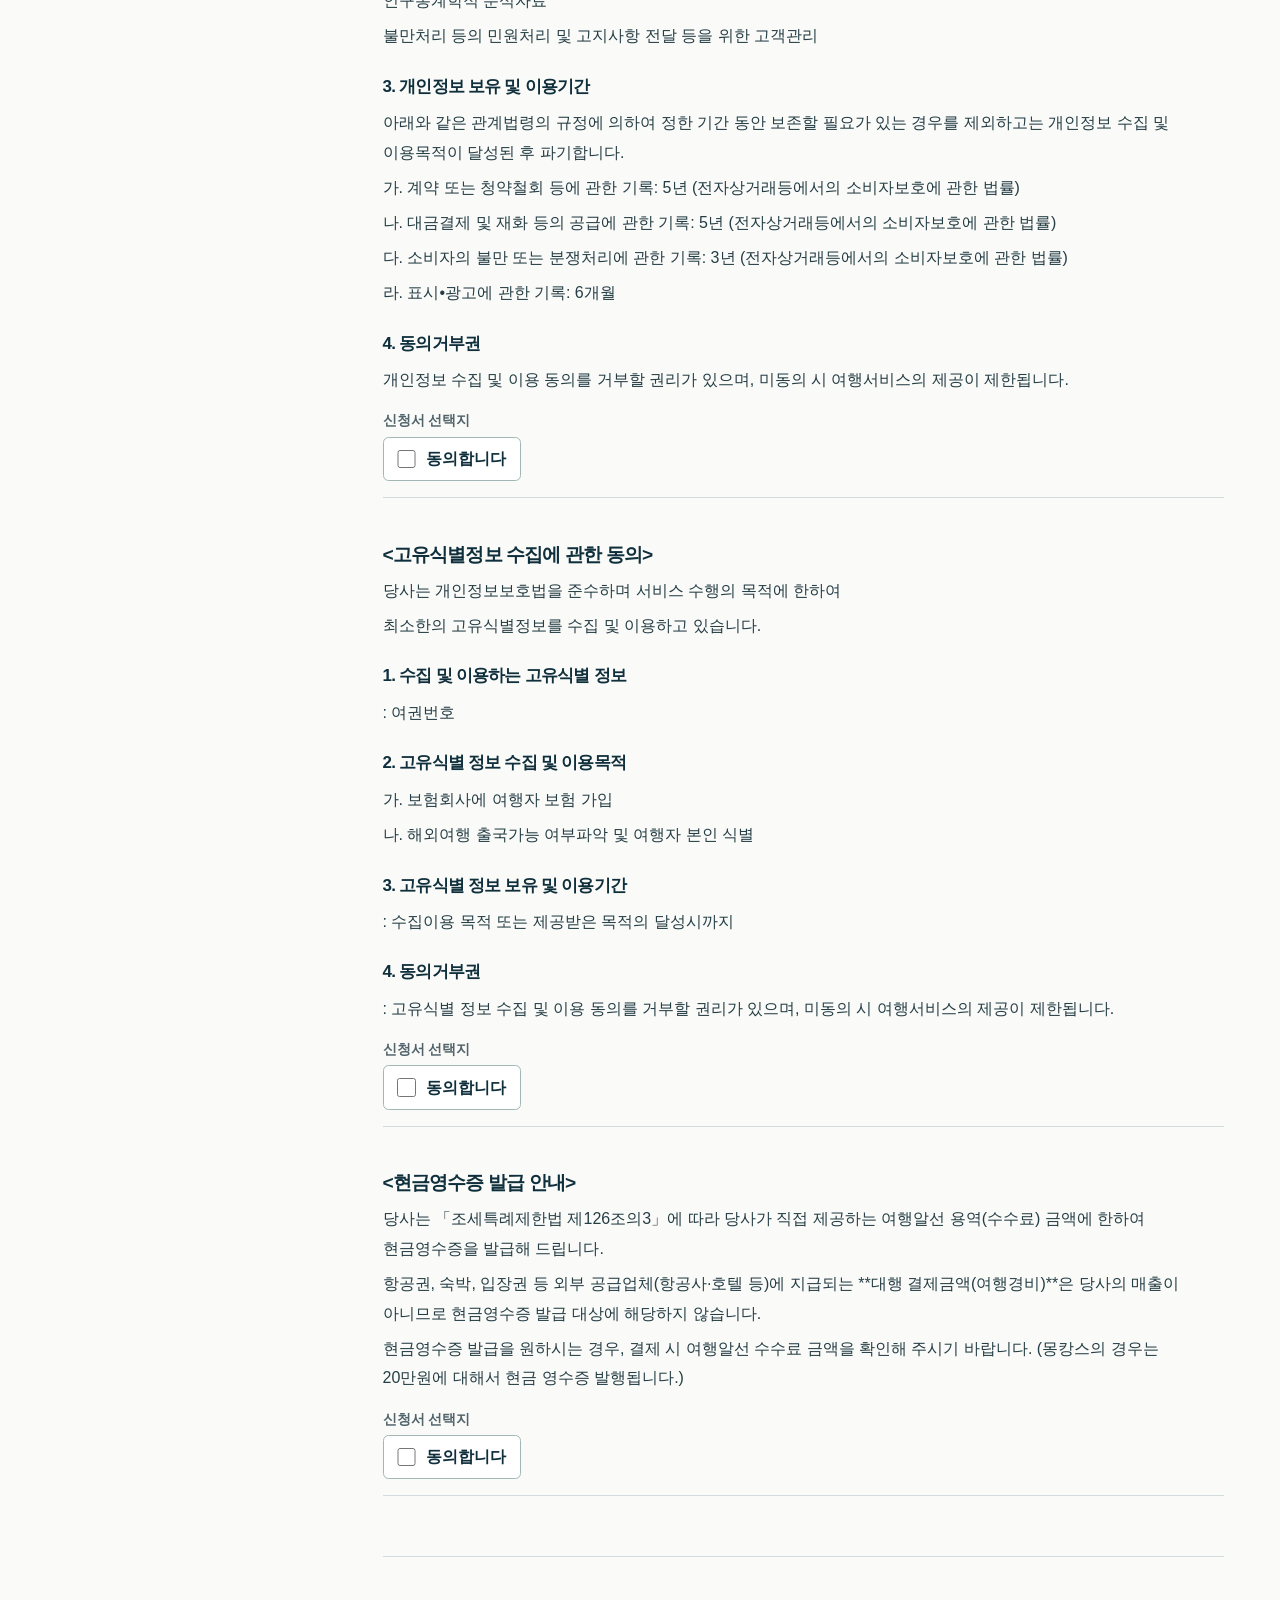
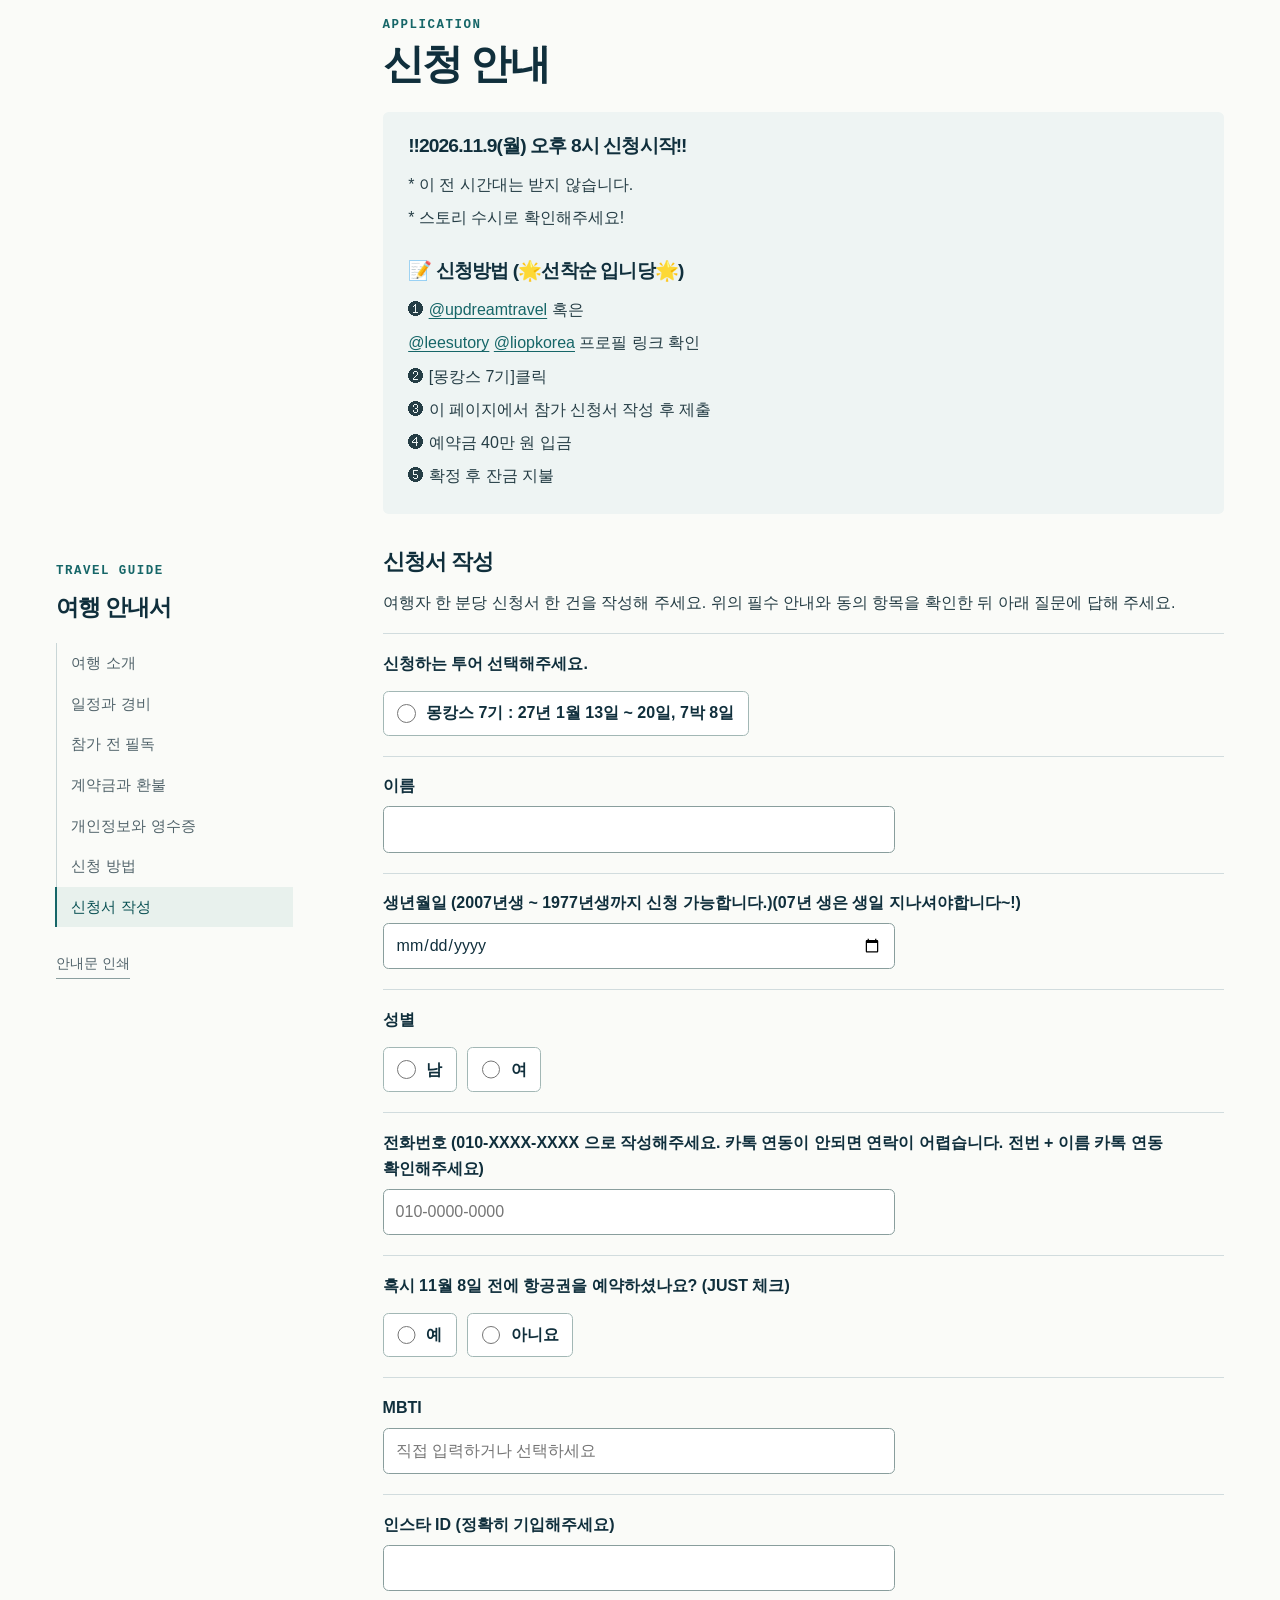
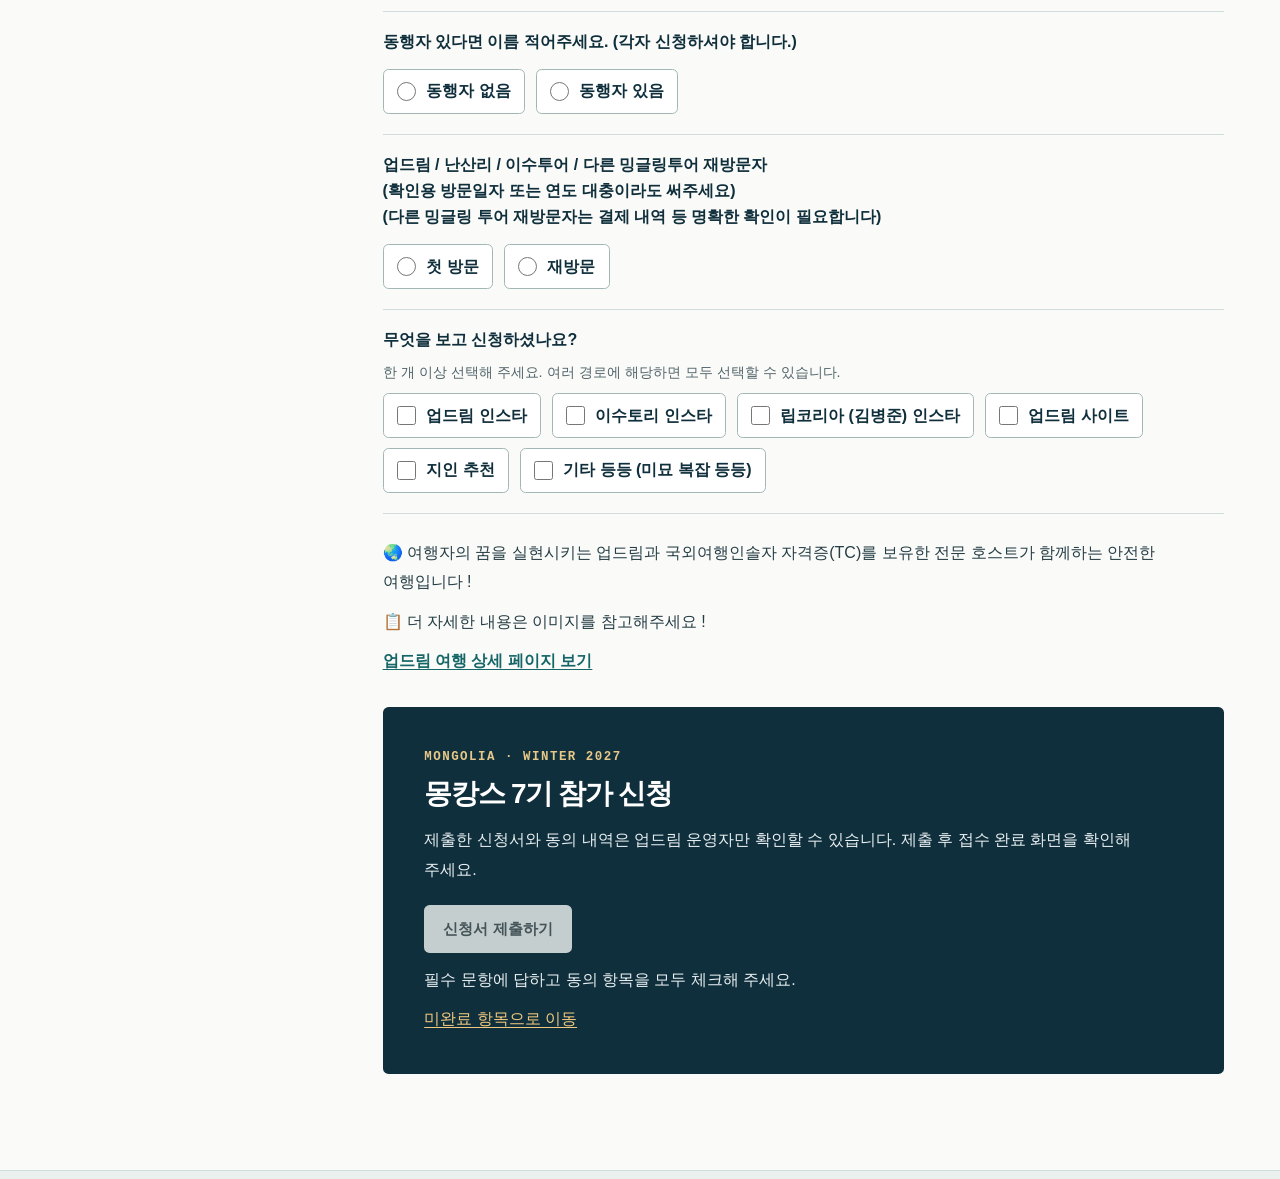
<file: apply.html>
<!doctype html>
<html lang="ko">
<head>
  <meta charset="utf-8">
  <meta name="viewport" content="width=device-width,initial-scale=1">
  <meta name="referrer" content="no-referrer">
  <title>몽캉스 7기 신청서 | 업드림</title>
  <link rel="stylesheet" href="styles.css">
  <meta http-equiv="refresh" content="0;url=./#signup-fields">
</head>
<body><main class="form-main"><h1>몽캉스 7기 신청서</h1><a href="./#signup-fields">신청서 작성하기</a></main></body>
</html>
</file>
<file: styles.css>
:root {
  color-scheme: light;
  --ink: #102f3c;
  --body: #253d45;
  --muted: #52646b;
  --line: #d1dcde;
  --ice: #eef4f3;
  --teal: #166668;
  --gold: #f1c87e;
  --paper: #fafbf8;
  --wrap: 78rem;
  font-family: "Inter", -apple-system, BlinkMacSystemFont, "Apple SD Gothic Neo", "Malgun Gothic", "Noto Sans KR", sans-serif;
  color: var(--body);
  background: var(--paper);
  word-break: keep-all;
  overflow-wrap: anywhere;
  line-height: 1.73;
}
* {box-sizing: border-box}
body {margin: 0}
a {color: var(--teal); text-underline-offset: .2em}
a:hover {color: #004d50}
button {font: inherit; cursor: pointer}
a:focus-visible, button:focus-visible, iframe:focus-visible {outline: 3px solid #c3630f; outline-offset: 4px}
img {max-width: 100%; display: block}
.wrap {width: min(calc(100% - 7rem), var(--wrap)); margin-inline: auto}
.skip {position: absolute; top: -7rem; left: 1rem; background: white; padding: .7rem 1rem; z-index: 12}
.skip:focus {top: .45rem}
header {background: var(--paper); border-bottom: 1px solid #cfdad8}
.header {min-height: 4.75rem; display: flex; align-items: center; gap: 2.5rem}
.brand {display: inline-flex; align-items: center; flex-shrink: 0}
.brand img {width: 7.3rem; height: auto; filter: brightness(0) saturate(100%) invert(14%) sepia(15%) saturate(1635%) hue-rotate(151deg) brightness(91%) contrast(93%)}
.header nav {display: flex; gap: 2.35rem; margin-left: auto}
.header nav a, .head-cta, .toc nav a, .hero-cta, .primary, .priority-links a {text-decoration: none}
.header nav a {color: #2e444b; font-size: .95rem; font-weight: 650}
.header nav a:hover {color: var(--teal); text-decoration: underline}
.head-cta, .hero-cta, .primary {display: inline-flex; align-items: center; justify-content: center; min-height: 2.8rem; padding: .5rem 1.25rem; font-size: .95rem; font-weight: 750; border-radius: .35rem; line-height: 1.45}
.head-cta {background: var(--ink); color: white}
.head-cta:hover {background: #264d58; color: white}
.hero {position: relative; isolation: isolate; background: #102f3c; overflow: hidden; color: white}
.hero-image, .hero-shade {position: absolute; z-index: -1; inset: 0; height: 100%}
.hero-image {left: auto; width: 75%; object-fit: cover; object-position: 50% 58%}
.hero-shade {background: linear-gradient(90deg,#102f3c 2%,#102f3c 21%,rgba(16,47,60,.93) 31%,rgba(16,47,60,.64) 44%,rgba(16,47,60,.08) 66%,transparent 82%),linear-gradient(0deg,rgba(15,37,45,.25),transparent 38%);}
.hero-inner {position: relative; min-height: clamp(25rem, 37vw, 33rem); display: flex; align-items: center; padding-block: 3.5rem}
.hero-copy {max-width: 47rem}
.kicker, .eyebrow, .photo-label {margin: 0; font-family: "IBM Plex Mono","SFMono-Regular",Consolas,monospace; font-size: .78rem; font-weight: 700; letter-spacing: .12em; line-height: 1.55}
.kicker {display: flex; align-items: center; gap: .9rem; color: #f0cc8c; font-size: .86rem}
.kicker::before {content: ""; width: 2.55rem; height: 2px; background: currentColor}
.hero h1 {margin: 1rem 0 1.25rem; font-size: clamp(3.4rem, 5.9vw, 6rem); color: white; letter-spacing: -.078em; font-weight: 850; line-height: 1.13}
.hero-destination {display: block}
.hero-desc {font-size: clamp(1.08rem,1.55vw,1.45rem); margin: 0; line-height: 1.65; font-weight: 520; letter-spacing: -.035em}
.hero-cta {margin-top: 1.65rem; background: var(--gold); color: #18343c; min-height: 3rem; padding-inline: 1.5rem}
.hero-cta:hover {background: #ffe1a6; color: #15323c}
.photo-label {position: absolute; bottom: 1.2rem; right: 0; background: #153340e6; color: white; padding: .27rem .65rem; font-size: .75rem}
.facts {display: grid; grid-template-columns: 1.4fr 1fr .9fr 1.1fr; border-bottom: 1px solid var(--line); padding-block: 1.75rem}
.facts div + div {border-left: 1px solid var(--line); padding-left: clamp(1rem, 3.5vw, 3.2rem)}
.facts span, .facts strong, .facts small {display: block}
.facts small {font-size: .875rem; line-height: 1.45; margin-top: .2rem; color: var(--muted)}
.facts span {font-size: .9rem; color: var(--muted); font-weight: 600}
.facts strong {font-size: clamp(1rem,1.7vw,1.45rem); color: var(--ink); line-height: 1.5; letter-spacing: -.035em; margin-top: .12rem}
.priority {display: flex; align-items: center; justify-content: space-between; gap: 1.5rem; margin-top: 1.75rem; padding: 1rem 1.55rem; background: #edf3f1; border-left: .25rem solid var(--teal); border-radius: 0 .32rem .32rem 0}
.priority b {color: var(--ink); display: block; font-size: 1.08rem}
.priority span {font-size: .95rem}
.priority-links {display: flex; flex-wrap: wrap; gap: .5rem}
.priority-links a {white-space: nowrap; display: inline-flex; align-items: center; min-height: 2.65rem; padding: .36rem .8rem; border: 1px solid #9db8b5; border-radius: 2rem; color: #1c5152; font-size: .9rem; font-weight: 650; background: #f9fcfa}
.priority-links a:hover {background: #dcebe7}
.body-grid {display: grid; grid-template-columns: minmax(10rem, 1fr) minmax(0, 3.55fr); gap: clamp(2rem,7vw,7rem); margin-block: 4.25rem 6rem}
.body-content {max-width: 53rem; min-width: 0}
.toc>div {position: sticky; top: 1.5rem}
.eyebrow {color: var(--teal)}
.toc-title {font-size: 1.45rem; font-weight: 760; color: var(--ink); margin: .3rem 0 1rem; letter-spacing: -.045em}
.toc nav {display: grid; border-left: 1px solid #c9d6d7}
.toc nav a {color: var(--muted); padding: .45rem .9rem; font-weight: 500; font-size: .95rem}
.toc nav a:hover, .toc nav a[aria-current] {color: #074f52; background: #e8f1ed; box-shadow: -2px 0 var(--teal)}
.print {border: 0; border-bottom: 1px solid #8b9f9f; background: none; color: var(--muted); font-size: .9rem; padding: .65rem 0 .15rem; margin-top: .8rem}
.body-content section {scroll-margin-top: 1.25rem; border-bottom: 1px solid var(--line); margin-bottom: 3.75rem; padding-bottom: 3.75rem}
.body-content section:last-child {border: 0; margin: 0; padding: 0}
.section-head {margin-bottom: 1.35rem}
h2,h3,h4,.group-title {color: var(--ink); letter-spacing: -.045em; line-height: 1.45}
h2 {font-size: clamp(1.85rem,3.2vw,3rem); margin: .21rem 0 0; font-weight: 800; line-height: 1.28}
h3 {font-size: 1.2rem; margin: 1.5rem 0 .65rem}
h4 {font-size: 1.06rem; margin: 1.5rem 0 .55rem}
p {margin: .65rem 0}
.body-content p {line-height: 1.85}
.body-content .eyebrow {line-height: 1.4}
.story-lead {font-weight: 700; font-size: 1.18rem; color: var(--ink)}
.gallery {display: grid; grid-template-columns: 1.22fr 1fr; gap: 1rem; margin-top: 1.6rem}
figure {margin: 0}
.gallery img {width: 100%; height: clamp(11rem,18vw,17rem); border-radius: .25rem; object-fit: cover}
figcaption {font-size: .88rem; color: var(--muted); margin-top: .4rem}
.box,.attention {padding: 1.25rem clamp(1rem,2vw,1.75rem); border-radius: .35rem; background: var(--ice)}
.box h3:first-child,.attention h3:first-child {margin-top: 0}
.box p,.inclusions p {margin: .22rem 0}
.note {padding: .7rem 1rem; background: #fff4d9; color: #624712; border-left: .22rem solid #a37524; font-size: .95rem}
.subhead,.group-title {margin-top: 2rem; font-size: 1.35rem}
.route {list-style: none; padding: 0; margin: 1rem 0}
.route li {display: flex; gap: .95rem; align-items: baseline; border-top: 1px solid var(--line); padding: .72rem 0}
.route li:last-child {border-bottom: 1px solid var(--line)}
.route b {color: var(--teal); font: 700 1rem/1.6 "IBM Plex Mono",monospace; min-width: 3.3rem}
.dash {color: #789193}
.inclusions>div {border-left: 2px solid #97b6b3; padding-inline-start: 1.2rem; margin-top: 1.5rem}
.attention {background: #faf0de; border-left: .25rem solid #bc7923}
.group {scroll-margin-top: 1.25rem}
.group-title {border-bottom: 2px solid var(--ink); padding-bottom: .62rem}
.doc-item {padding: 1rem 0; border-bottom: 1px solid var(--line)}
.doc-item h3:first-child {margin: .15rem 0 .45rem}
.doc-item p {margin: .35rem 0; white-space: pre-line}
.response {display: flex; flex-wrap: wrap; gap: .35rem .85rem; align-items: baseline; margin-top: .65rem; color: #365454; font-size: .95rem}
.application-choice {min-inline-size: 0; margin: .85rem 0 0; padding: 0; border: 0}
.application-choice legend {padding: 0; color: var(--muted); font-size: .875rem; font-weight: 650}
.choice-options {display: flex; flex-wrap: wrap; gap: .4rem .65rem}
.choice-label {display: inline-flex; align-items: flex-start; gap: .65rem; padding: .58rem .85rem; min-height: 2.75rem; margin-top: .25rem; border: 1px solid #a2b7b5; border-radius: .35rem; background: #fff; color: var(--ink); font-size: 1rem; font-weight: 650; line-height: 1.5; cursor: pointer}
.choice-label input {flex: none; width: 1.16rem; height: 1.16rem; margin: .17rem 0 0; accent-color: var(--teal)}
.choice-label:has(input:checked) {background: #e8f3f0; border-color: var(--teal)}
.choice-label:focus-within {outline: 3px solid #b46116; outline-offset: 3px}
.guide-choice {margin-top: 1rem}
#survey-status:not(:empty) {margin-top: .75rem}
#survey-status:empty {display: none}
#missing-field-link {color: var(--gold)}

.response small {font-size: .85rem; font-weight: 630; color: #56686c}
.response span {font-weight: 650}
table {width: 100%; border-collapse: collapse; font-variant-numeric: tabular-nums; text-align: left}
caption {text-align: left; font-size: .95rem; color: var(--muted); margin: .6rem 0}
th,td {padding: .73rem .9rem; border-bottom: 1px solid var(--line)}
thead th {background: var(--ink); color: white; font-size: .95rem}
tbody th {color: var(--ink); font-weight: 700}
tbody tr:nth-child(2n) {background: #eef3f1}
.textlink {font-weight: 650}
#privacy .doc-item + .doc-item {margin-top: 1.5rem}
.field-list {border-top: 1px solid var(--line); margin: 1rem 0 1.5rem}
.survey-field {display: block; min-width: 0; margin: 0; padding: 1.05rem 0 1.25rem; border: 0; border-bottom: 1px solid var(--line)}
.survey-field legend, .survey-field > label, .detail-field > label {display: block; padding: 0; color: var(--ink); font-weight: 700; font-size: 1rem; line-height: 1.65; white-space: pre-line}
fieldset.survey-field {position: relative; padding-top: .35rem}
fieldset.survey-field legend {padding-top: 1.05rem}
.survey-field .choice-options {margin-top: .25rem}
.survey-field .field-help {margin: 0; color: var(--muted); font-size: .9rem}
.survey-input {display: block; min-width: 0; width: min(100%,32rem); min-height: 2.9rem; margin-top: .4rem; padding: .55rem .75rem; border: 1px solid #899e9d; border-radius: .35rem; background: white; color: var(--ink); font: inherit; line-height: 1.5}
.survey-input:focus-visible {outline: 3px solid var(--teal); outline-offset: 2px}
.detail-field {margin-top: .75rem}
.detail-field[hidden] {display: none}
.primary:disabled {cursor: not-allowed; background: #c5cecf; color: #445459}
.apply-panel {padding: clamp(1.4rem,3.8vw,2.6rem); background: var(--ink); color: #e9f0f2; margin-top: 2rem; border-radius: .35rem}
.apply-panel .eyebrow {color: #e7c888}
.apply-panel h3 {font-size: 1.75rem; color: white; margin: .5rem 0}
.primary {border: 0; background: var(--gold); color: var(--ink); margin-top: .65rem; padding: .8rem 1.2rem}
.primary:enabled:hover {background: #ffe1a6; color: var(--ink)}
footer {border-top: 1px solid var(--line); background: #eaf0ed; padding-block: 1.6rem}
.footer {display: flex; gap: 1.5rem; align-items: center; font-size: .9rem}
.footer .brand img {width: 5.7rem}
.footer nav {display: flex; align-items: center; gap: 1.25rem; margin-left: auto}
.footer nav a {display: inline-flex; align-items: center; min-height: 2.75rem; white-space: nowrap}
.form-main {width: min(56rem,calc(100% - 2rem)); margin: 1.5rem auto}
.form-heading {display: flex; align-items: center; justify-content: space-between; gap: 1rem}
.form-heading h1 {font-size: 1.9rem; margin: .2rem 0; color: var(--ink); letter-spacing: -.05em}
.apply-page .head-cta {margin-left: auto}
iframe {width: 100%; height: 80vh; height: 80dvh; display: block; border: 1px solid var(--line); background: white; border-radius: .35rem}
@media(max-width: 60rem) {
 .wrap {width: calc(100% - 3rem)}
 .hero-inner {min-height: 25rem}
 .body-grid {grid-template-columns: 10rem minmax(0,1fr); gap: 2.5rem}
 .priority {align-items: start; flex-direction: column; gap: .65rem}
}
@media(max-width: 44rem) {
 .wrap {width: calc(100% - 2.25rem)}
 .header {min-height: 3.8rem; gap: .5rem; justify-content: space-between}
 .brand img {width: 6rem}
 .header nav {display: none}
 .head-cta {min-height: 2.6rem; font-size: .875rem; padding: .5rem .9rem}
 .hero-inner {min-height: 27rem; align-items: flex-end; padding-block: 1.75rem}
 .hero-copy {position: relative}
 .hero-image {width: 100%; height: 79%; object-position: 58% 48%}
 .hero-shade {background: linear-gradient(0deg,#102f3c 1%,#102f3c 9%,rgba(16,47,60,.9) 24%,rgba(16,47,60,.40) 48%,transparent 73%)}
 .hero h1 {font-size: clamp(2.9rem,11.2vw,4rem); margin: .45rem 0 .6rem}
 .hero-desc {font-size: 1.03rem; line-height: 1.5}
 .hero-desc br {display: none}
 .kicker {font-size: .75rem; gap: .55rem}
 .kicker::before {width: 1.6rem}
 .hero-cta {margin-top: .9rem; min-height: 2.65rem; padding: .55rem 1.05rem}
 .photo-label {display: none}
 .facts {grid-template-columns: 1.08fr 1fr; row-gap: 1rem; padding-block: 1.1rem}
 .facts div + div {padding-left: .95rem}
 .facts div:nth-child(3) {padding-left: 0; border: 0}
 .facts span {font-size: .84rem}
 .facts strong {font-size: 1rem}
 .priority {padding: .85rem 1rem; margin-top: 1.15rem}
 .priority-links {gap: .35rem}
 .priority-links a {font-size: .875rem; padding: .32rem .68rem}
 .body-grid {display: block; margin-block: 2.2rem 3rem}
 .toc {margin-bottom: 2.25rem}
 .toc>div {position: static}
 .toc .eyebrow,.toc-title {display: none}
 .toc nav {border: 0; display: flex; flex-wrap: wrap; column-gap: 1rem; border-block: 1px solid var(--line); padding: .35rem 0}
 .toc nav a {padding: .4rem 0; font-size: .9rem}
 .toc nav a[aria-current],.toc nav a:hover {background: transparent; box-shadow: none; text-decoration: underline}
 .print {margin: 0; padding-block: .55rem .1rem}
 .gallery {gap: .55rem}
 .gallery img {height: 8.8rem}
 .body-content section {margin-bottom: 2.3rem; padding-bottom: 2.3rem}
 .route li {gap: .45rem}
 .route b {min-width: 2.6rem}
 .form-heading {display: block}
 .footer {flex-wrap: wrap; gap: .65rem}
 th,td {padding: .6rem .45rem}
}
@media print {
 :root {background: white; color: black; font-size: 11pt}
 header,footer,.skip,.priority,.toc,.hero-image,.hero-shade,.hero-cta,.photo-label,.gallery,.apply-panel,.print {display: none}
 .wrap {width: 100%; max-width: none}
 .hero,.hero h1,.kicker,.hero-desc {background: white; color: black}
 .hero-inner {min-height: 0; padding: 0}
 .hero h1 {font-size: 24pt; margin: .4rem 0}
 .body-grid,.body-content {display: block; max-width: none; margin: 1.2rem 0}
 .body-content section {margin-bottom: 1rem; padding-bottom: 1rem}
 h2,h3,h4,caption {break-after: avoid}
 tr,.response,.application-choice {break-inside: avoid}
 th,thead th {color: black}
 .box,.attention,.note {background: white; border: 1px solid #777}
 .eyebrow {color: black}
}

.form-main > h1 {margin: .3rem 0; color: var(--ink); font-size: clamp(1.65rem, 4vw, 2.35rem); line-height: 1.35; letter-spacing: -.045em}
.form-main > .box, #google-application {margin-top: 1.4rem}
.form-main .box h2, #google-application h2 {font-size: 1.5rem}
#prepare-companion fieldset {border: 0; padding: 0; margin: 0; min-width: 0}
#prepare-companion legend {font-weight: 750; font-size: 1.25rem; color: var(--ink)}
#prepare-companion .choice-options {margin-block: .7rem}
#companion-names-label {display: grid; gap: .4rem; max-width: 27rem; font-weight: 650}
#companion-names {font: inherit; border: 1px solid #8fa4a4; padding: .6rem .8rem; border-radius: .3rem; background: white; width: 100%}
#prepare-companion .intake-note {margin-top: 1rem}
.form-main [hidden] {display: none !important}
</file>
